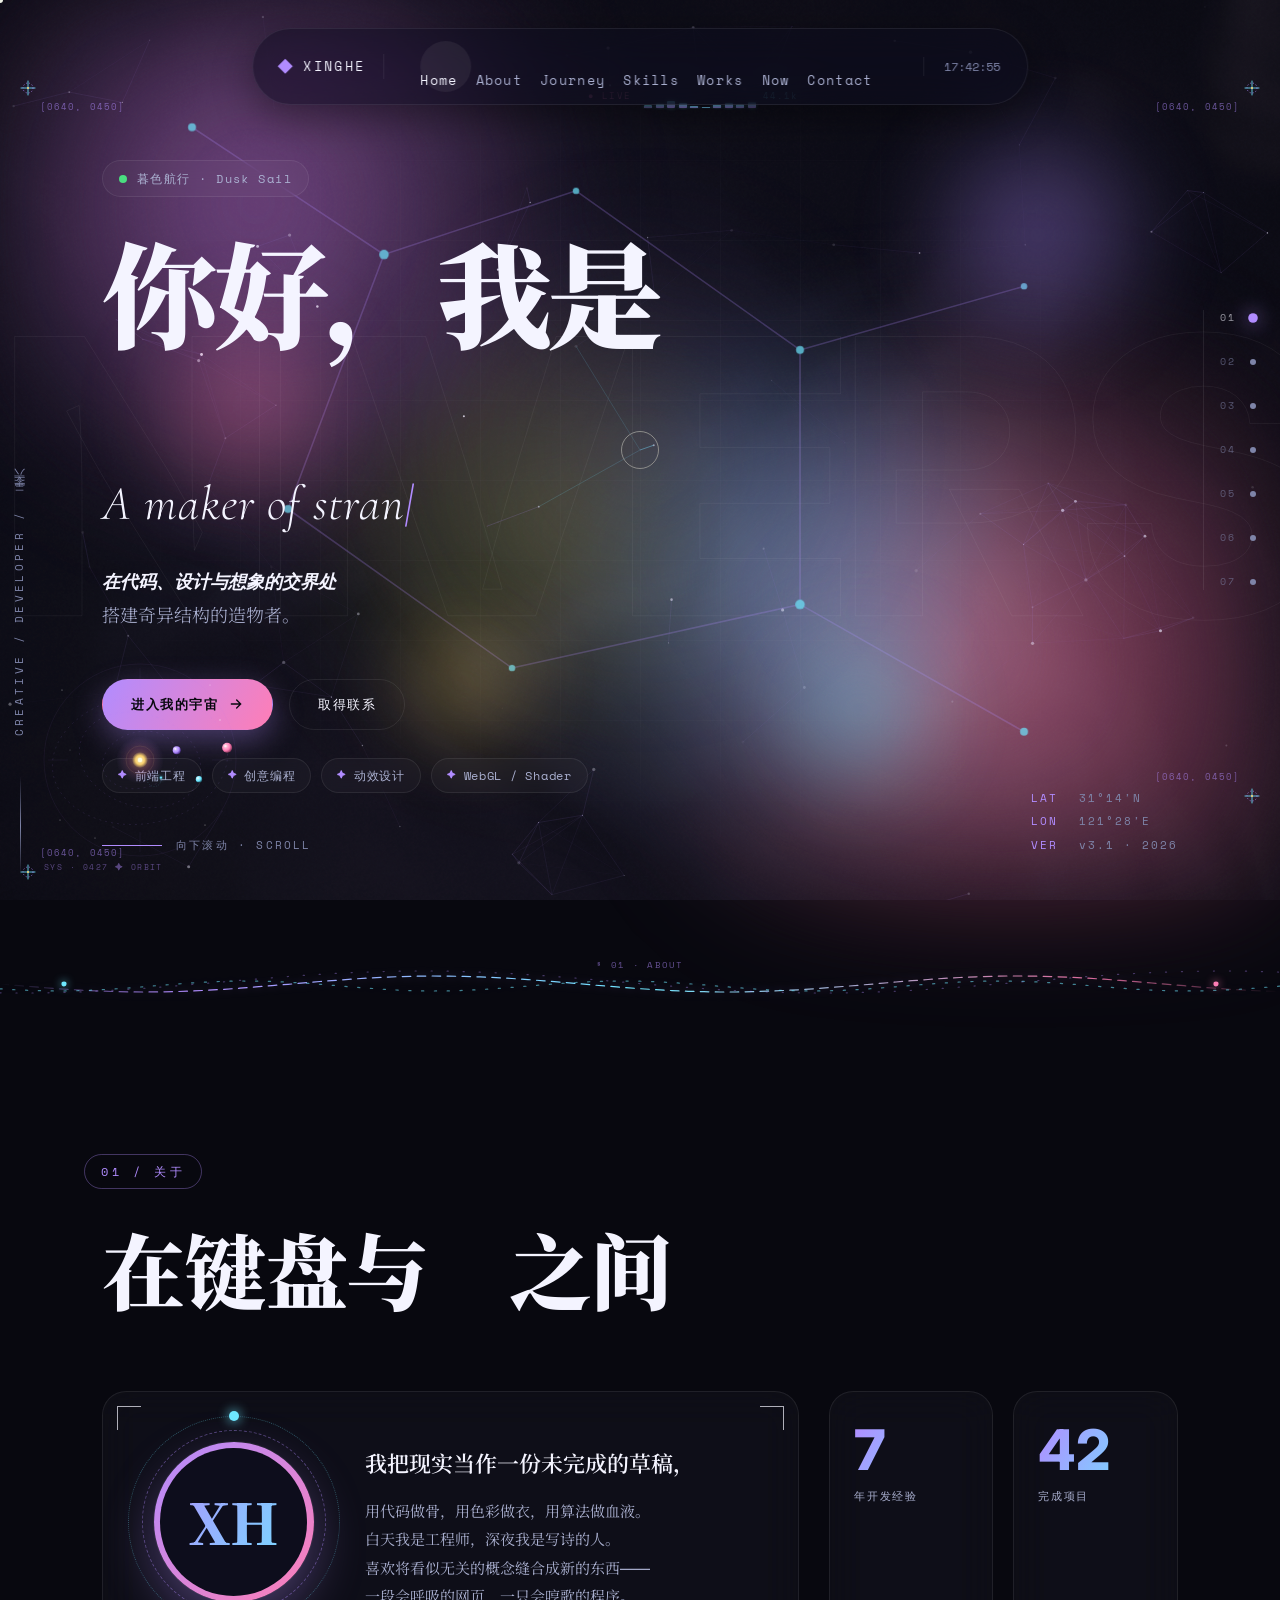
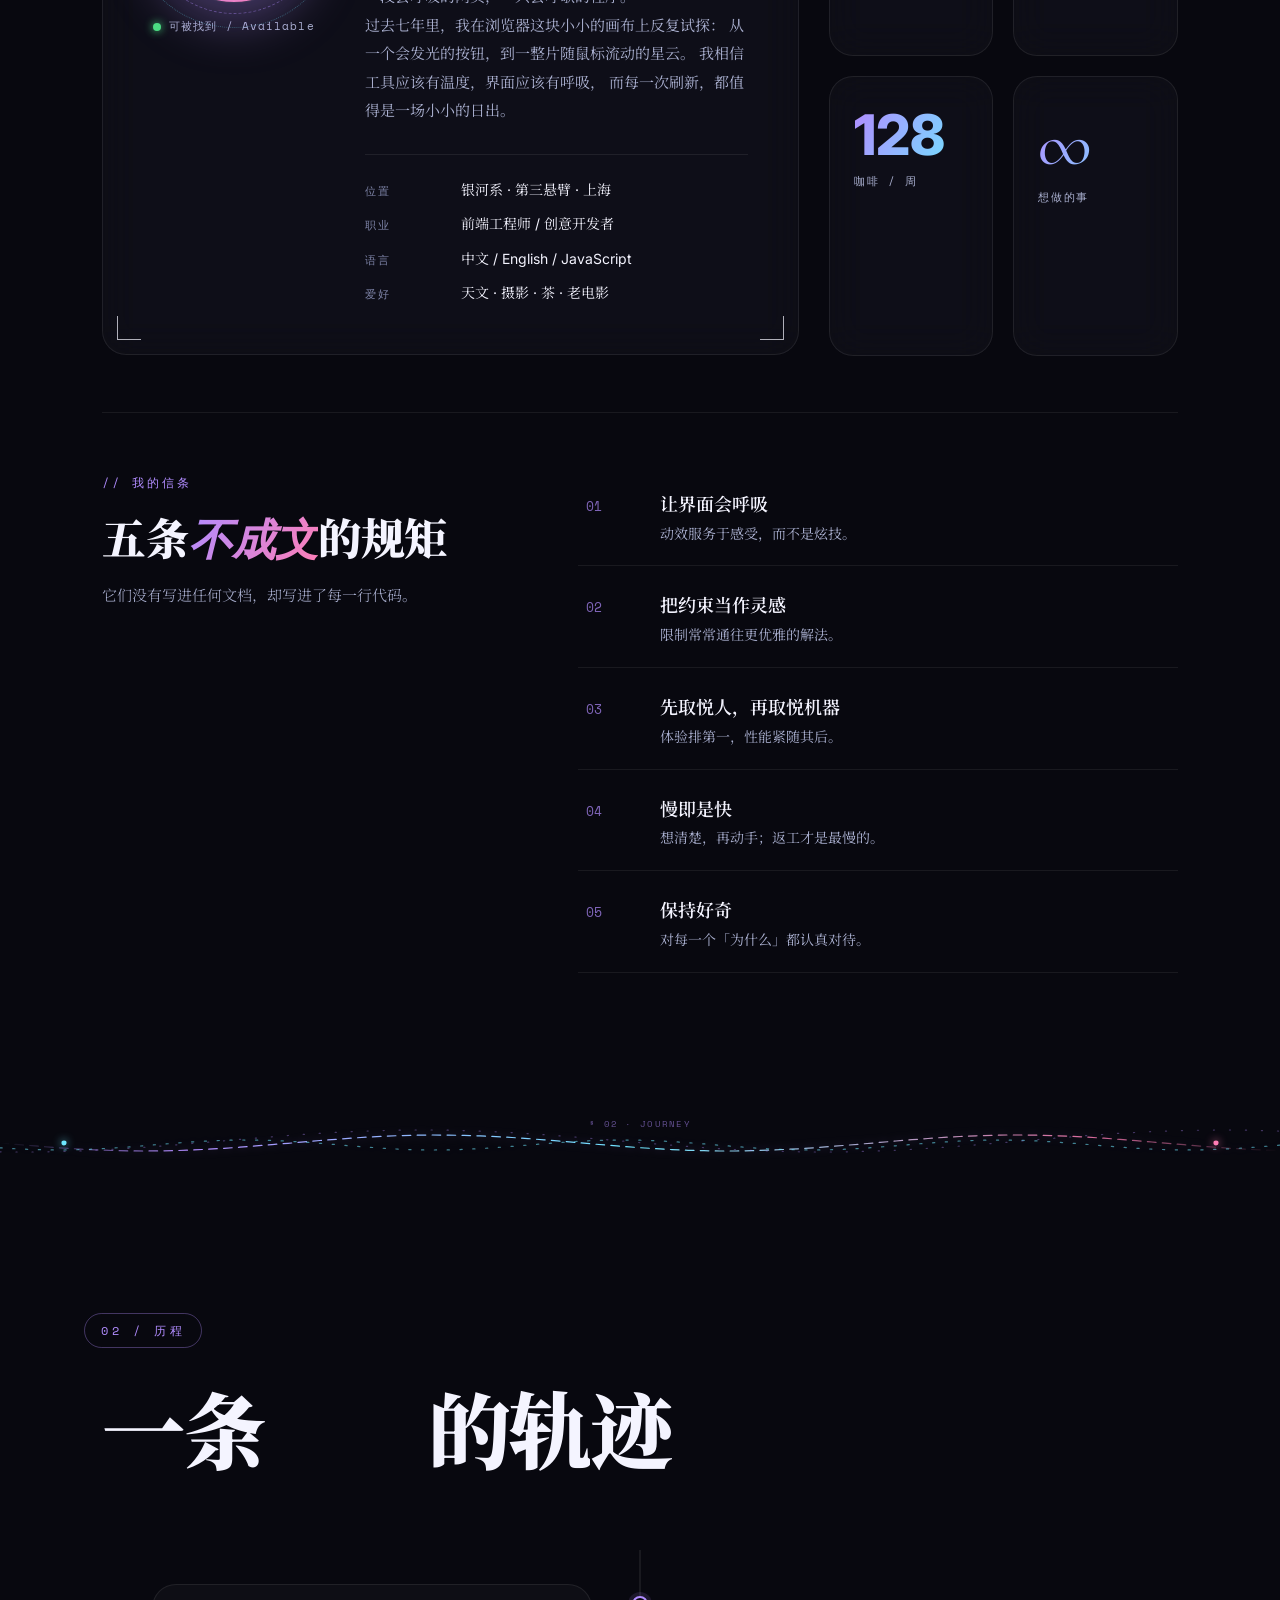
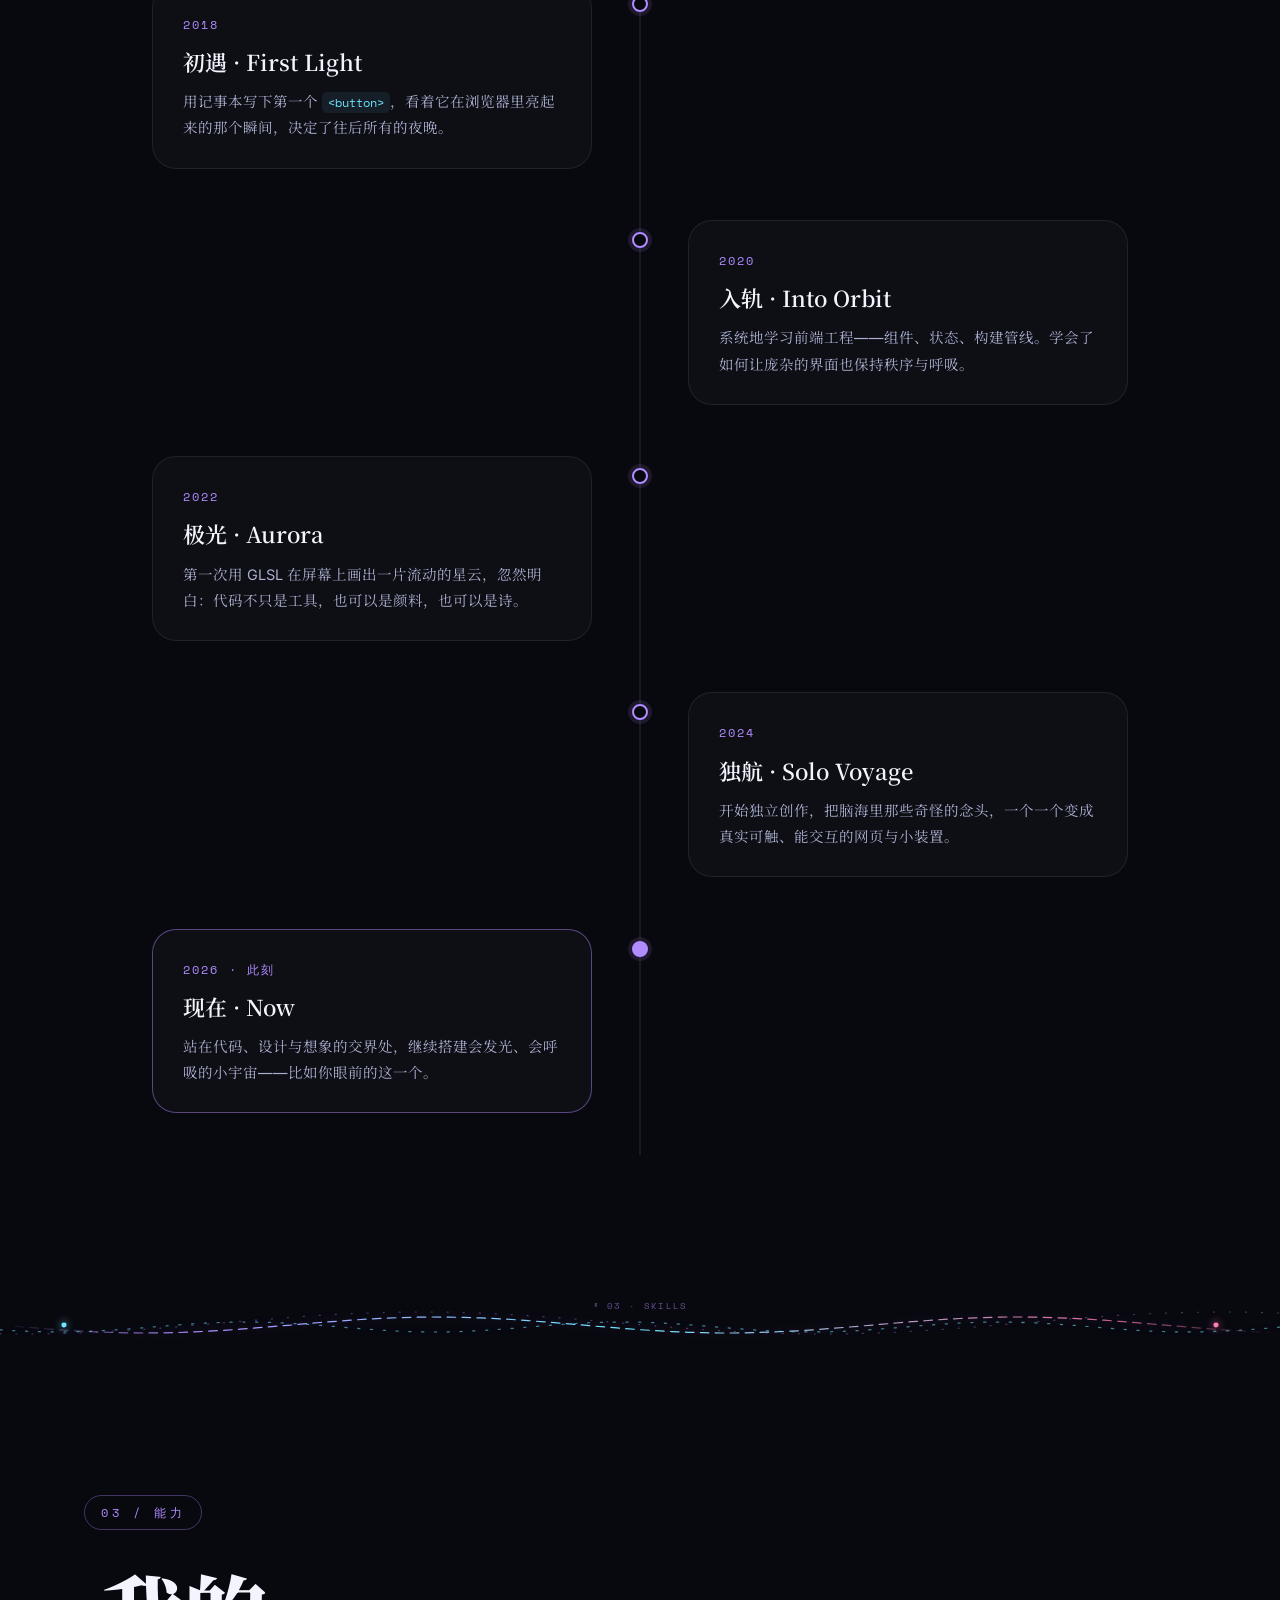
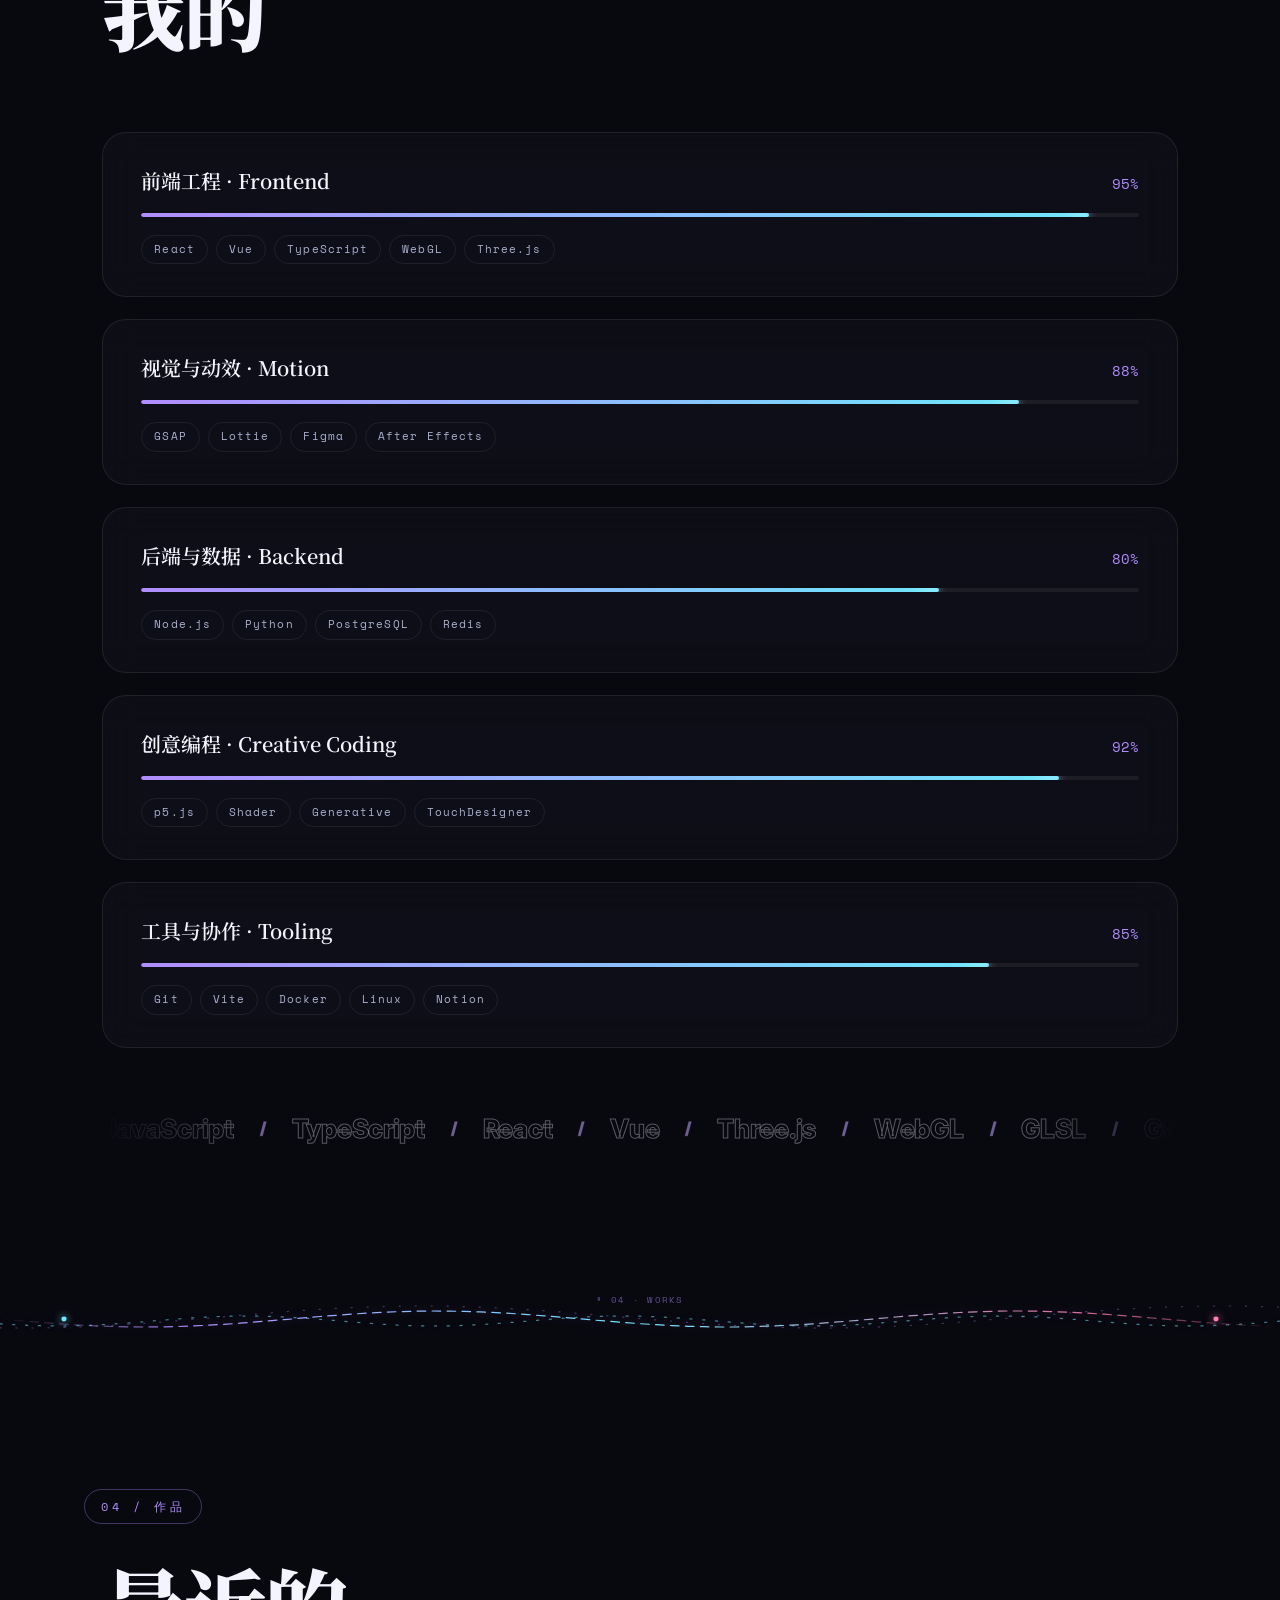
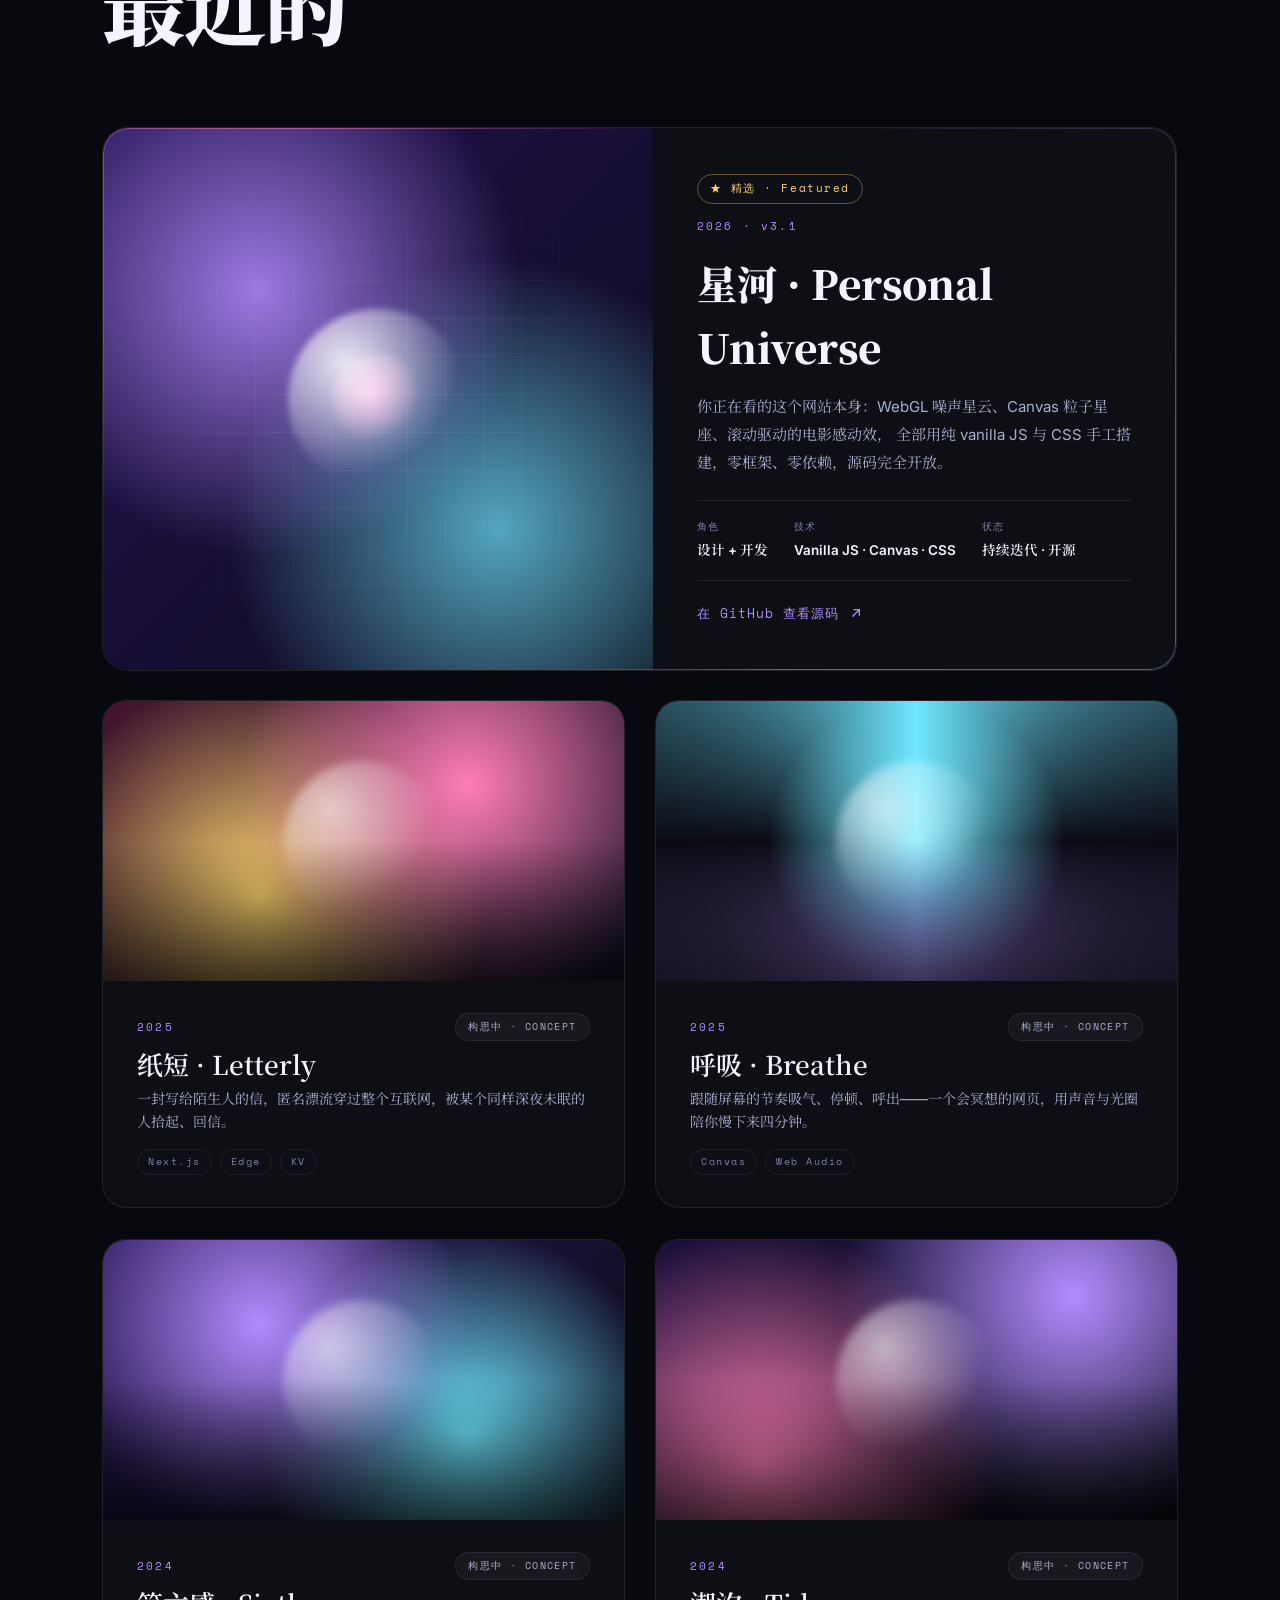
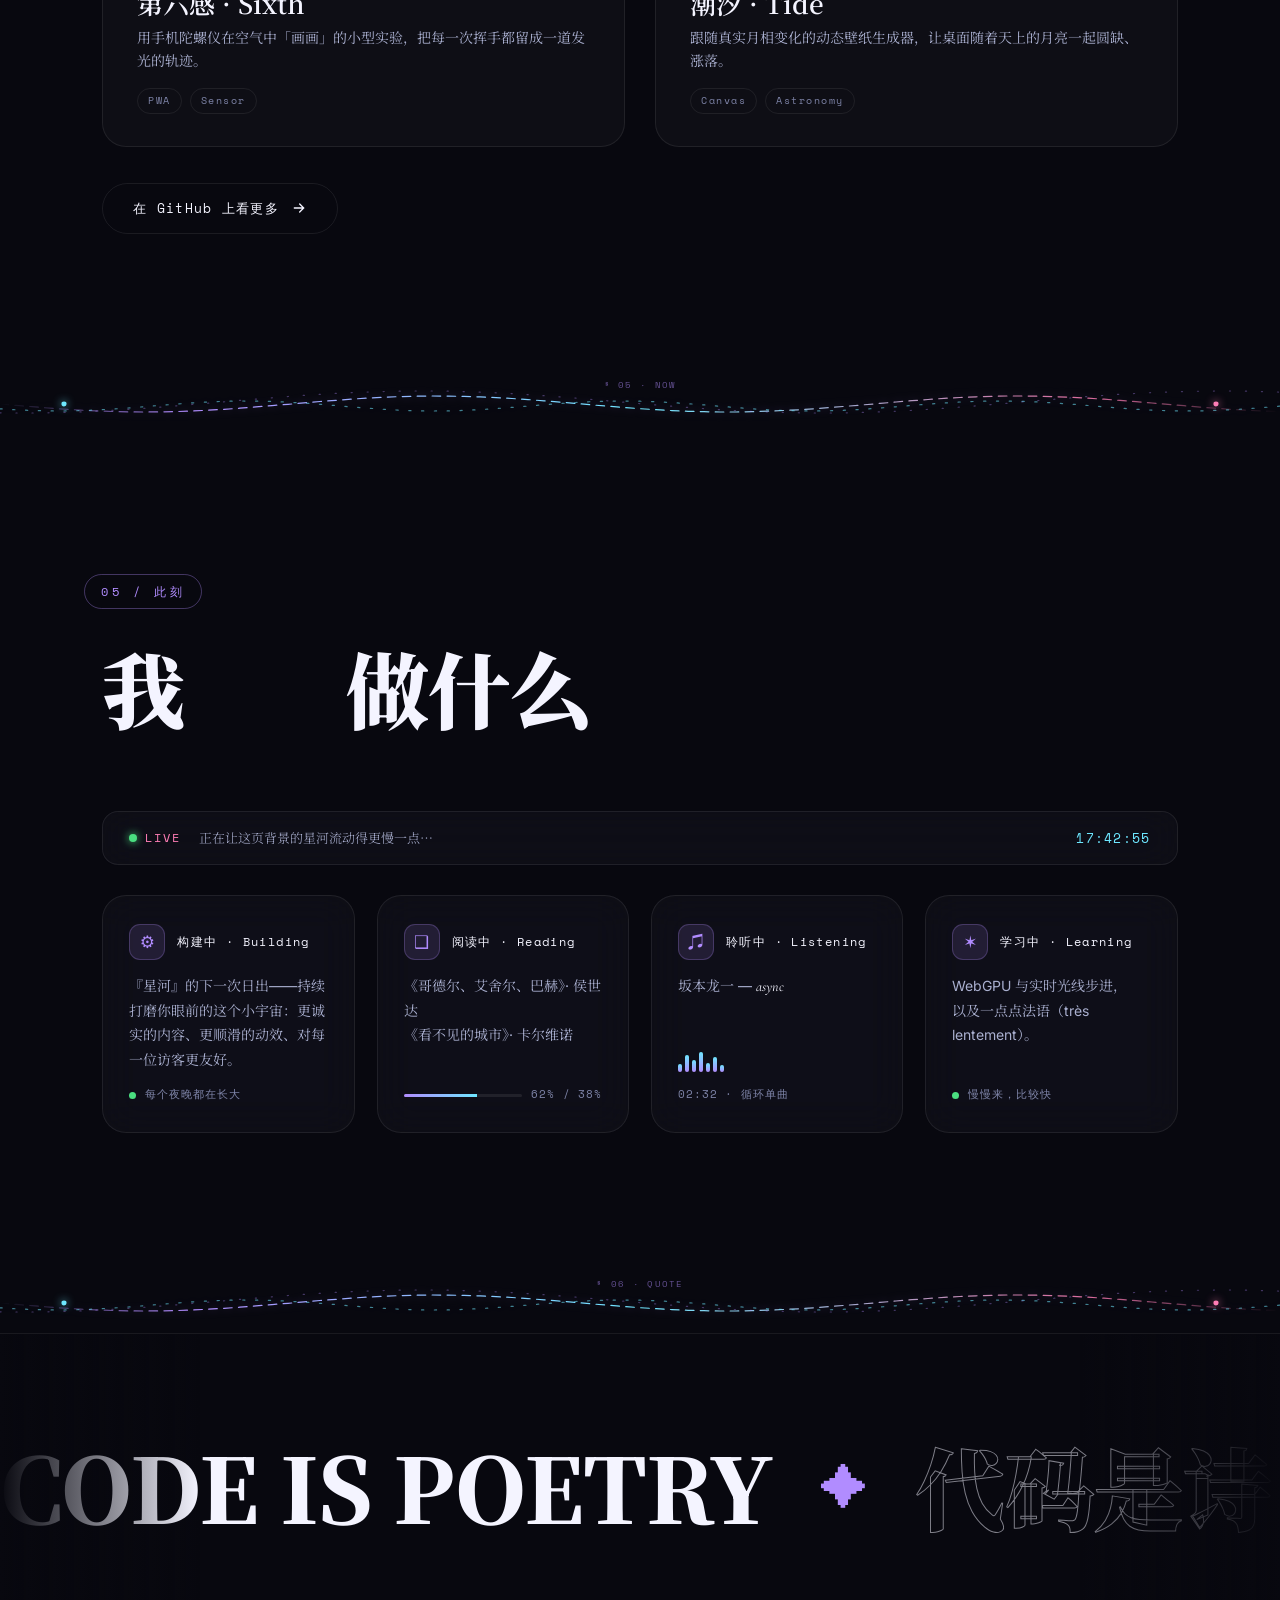
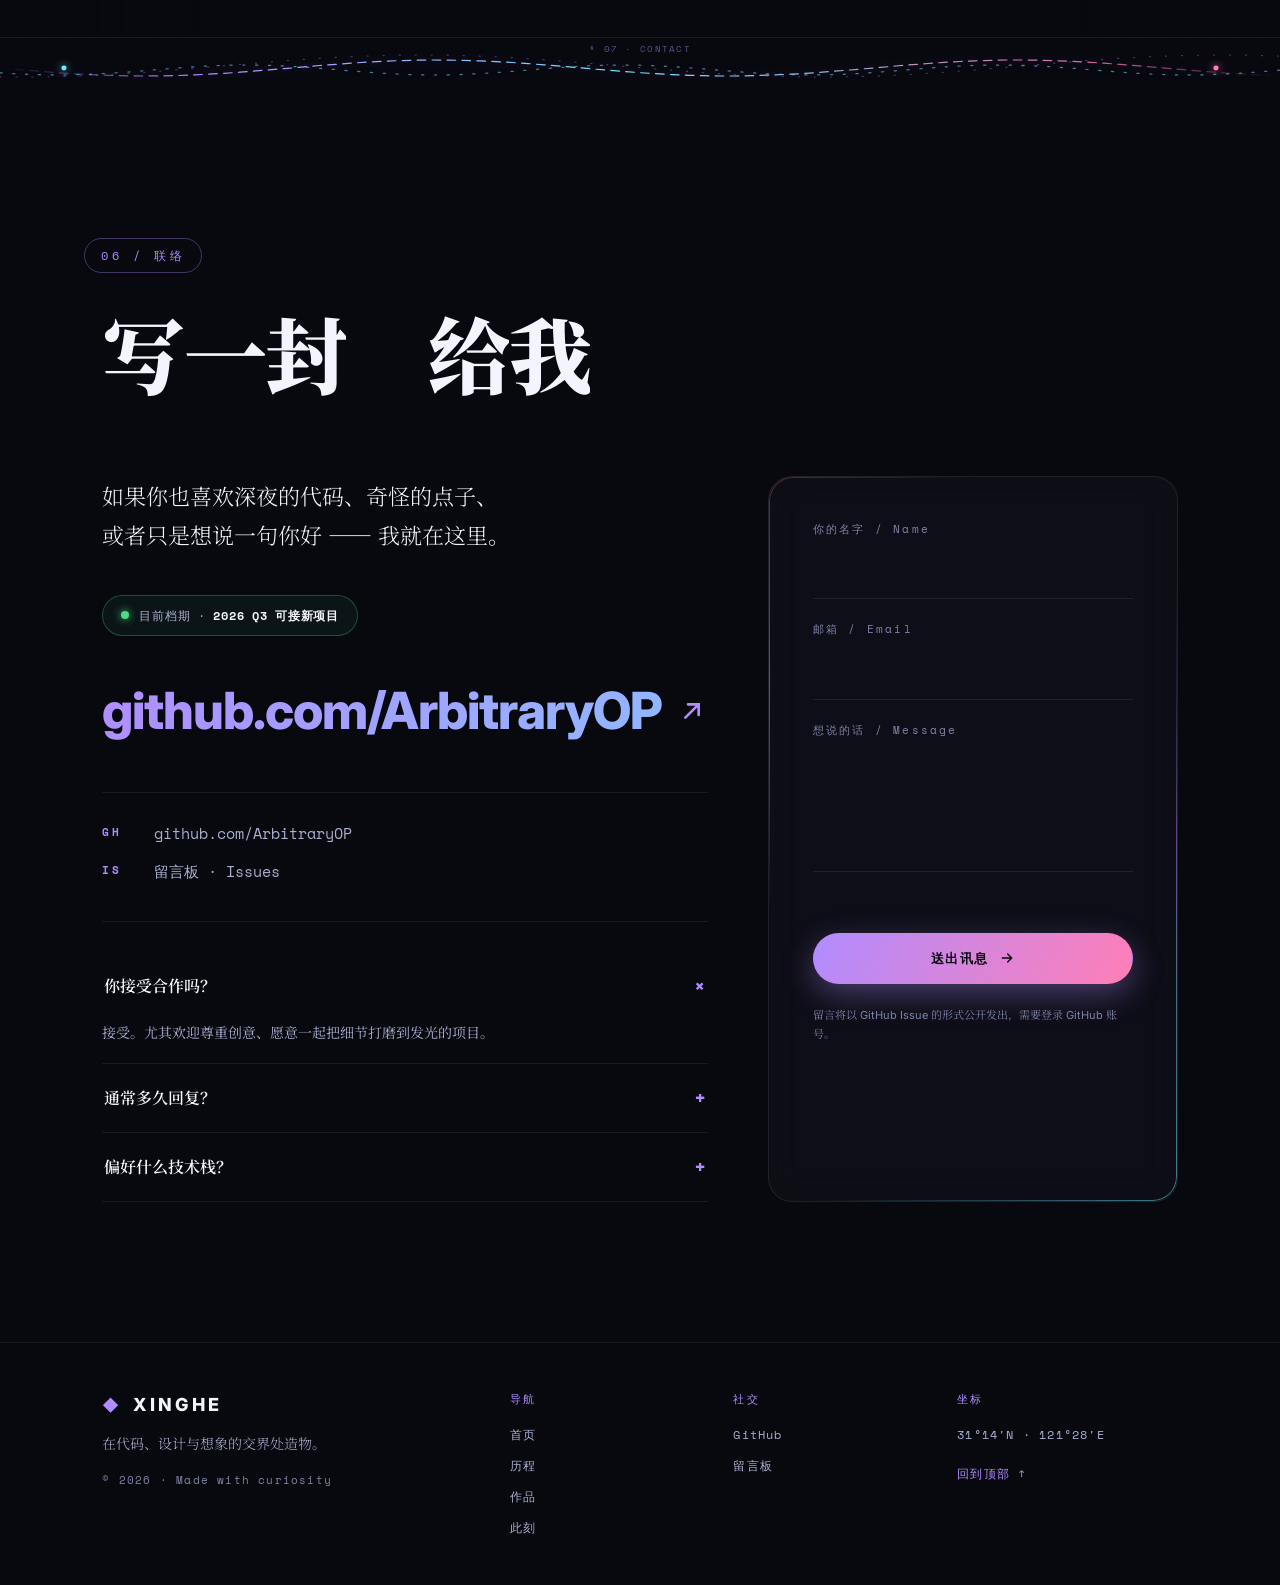
<file: index.html>
<!DOCTYPE html>
<html lang="zh-CN">
<head>
  <meta charset="UTF-8" />
  <meta name="viewport" content="width=device-width, initial-scale=1.0" />
  <title>星河 · Personal Universe</title>
  <meta name="description" content="星河的个人宇宙 —— 在代码、设计与想象的交界处，搭建奇异结构的造物者。WebGL 星云、粒子星座与滚动电影感，纯 vanilla 打造的暗色宇宙主页。" />
  <link rel="canonical" href="https://arbitraryop.github.io/xinghe/" />
  <meta property="og:title" content="星河 · Personal Universe" />
  <meta property="og:description" content="在代码、设计与想象的交界处，搭建奇异结构的造物者。" />
  <meta property="og:url" content="https://arbitraryop.github.io/xinghe/" />
  <meta property="og:type" content="website" />
  <meta property="og:site_name" content="星河 · Personal Universe" />
  <meta name="twitter:card" content="summary" />
  <meta name="theme-color" content="#08080f" />
  <link rel="icon" href="favicon.ico" sizes="32x32" />
  <link rel="icon" type="image/svg+xml" href="favicon.svg" />
  <link rel="stylesheet" href="styles.css" />
  <noscript>
    <style>
      /* 无 JS 时揭幕 + 还原系统光标，保证内容可读可导航 */
      .loader { display: none; }
      html, body, a, button, input, textarea { cursor: auto; }
      .cursor-dot, .cursor-ring, .mouse-glow { display: none; }
    </style>
  </noscript>
  <link rel="stylesheet" href="fx-scroll.css" />
  <link rel="stylesheet" href="fx-extra.css" />
  <link href="https://fonts.googleapis.com/css2?family=Inter:wght@200;300;400;600;800;900&family=Noto+Serif+SC:wght@200;300;600;900&family=Space+Mono&family=Cormorant+Garamond:ital,wght@1,300;1,600&display=swap" rel="stylesheet" />
</head>
<body>

  <!-- ========== 无障碍跳转 ========== -->
  <a class="skip-link" href="#smoothMain">跳到主内容 · Skip to content</a>

  <!-- ========== 开场加载 ========== -->
  <div class="loader" id="loader" aria-hidden="true">
    <div class="loader-curtain top"></div>
    <div class="loader-curtain bottom"></div>
    <div class="loader-content">
      <div class="loader-logo">
        <span class="loader-mark">◆</span>
      </div>
      <div class="loader-name" id="loaderName">
        <span data-char="X">X</span><span data-char="I">I</span><span data-char="N">N</span><span data-char="G">G</span><span data-char="H">H</span><span data-char="E">E</span>
      </div>
      <div class="loader-bar"><div class="loader-bar-fill" id="loaderFill"></div></div>
      <div class="loader-percent"><span id="loaderPct">0</span><i>%</i></div>
      <div class="loader-tag">LOADING UNIVERSE · 正在生成宇宙</div>
    </div>
  </div>

  <!-- ========== 自定义光标 ========== -->
  <div class="cursor-dot" id="cursorDot"></div>
  <div class="cursor-ring" id="cursorRing"></div>

  <!-- ========== 极光 + 粒子 ========== -->
  <div class="aurora">
    <div class="aurora-blob a1"></div>
    <div class="aurora-blob a2"></div>
    <div class="aurora-blob a3"></div>
    <div class="aurora-blob a4"></div>
  </div>
  <canvas id="particleCanvas"></canvas>

  <!-- 流星层（fx-extra.js 注入流星） -->
  <div class="meteor-field" id="meteorField" aria-hidden="true"></div>

  <!-- 鼠标光晕 -->
  <div class="mouse-glow" id="mouseGlow"></div>

  <!-- 噪点纹理 -->
  <div class="noise-overlay"></div>

  <!-- 网格基线 -->
  <div class="grid-bg"></div>

  <!-- ========== 导航 ========== -->
  <nav class="nav-bar">
    <div class="nav-logo">
      <span class="logo-mark">◆</span>
      <span class="logo-text" data-scramble>XINGHE</span>
    </div>
    <ul class="nav-links">
      <li><a href="#home"    class="nav-link active" data-scramble>Home</a></li>
      <li><a href="#about"   class="nav-link" data-scramble>About</a></li>
      <li><a href="#journey" class="nav-link" data-scramble>Journey</a></li>
      <li><a href="#skills"  class="nav-link" data-scramble>Skills</a></li>
      <li><a href="#works"   class="nav-link" data-scramble>Works</a></li>
      <li><a href="#now"     class="nav-link" data-scramble>Now</a></li>
      <li><a href="#contact" class="nav-link" data-scramble>Contact</a></li>
    </ul>
    <div class="nav-time" id="navTime">00:00:00</div>
    <button class="nav-toggle" id="navToggle" type="button" aria-label="打开导航" aria-expanded="false" aria-controls="navPanel">
      <span class="nav-toggle-bar"></span>
      <span class="nav-toggle-bar"></span>
      <span class="nav-toggle-bar"></span>
    </button>
  </nav>

  <!-- ========== 移动端导航面板 ========== -->
  <div class="nav-panel" id="navPanel">
    <ul class="nav-panel-links">
      <li><a class="nav-panel-link" href="#home">首页 · Home</a></li>
      <li><a class="nav-panel-link" href="#about">关于 · About</a></li>
      <li><a class="nav-panel-link" href="#journey">历程 · Journey</a></li>
      <li><a class="nav-panel-link" href="#skills">技能 · Skills</a></li>
      <li><a class="nav-panel-link" href="#works">作品 · Works</a></li>
      <li><a class="nav-panel-link" href="#now">此刻 · Now</a></li>
      <li><a class="nav-panel-link" href="#contact">联络 · Contact</a></li>
    </ul>
  </div>

  <!-- ========== 侧边章节指示器 ========== -->
  <aside class="section-indicator" id="sectionIndicator">
    <div class="indi-line"><div class="indi-progress" id="indiProgress"></div></div>
    <ul class="indi-list">
      <li data-target="#home"><button type="button" class="indi-btn" aria-label="跳到 首页 · Home"><span class="indi-num">01</span><span class="indi-name">首页 · Home</span><span class="indi-dot"></span></button></li>
      <li data-target="#about"><button type="button" class="indi-btn" aria-label="跳到 关于 · About"><span class="indi-num">02</span><span class="indi-name">关于 · About</span><span class="indi-dot"></span></button></li>
      <li data-target="#journey"><button type="button" class="indi-btn" aria-label="跳到 历程 · Journey"><span class="indi-num">03</span><span class="indi-name">历程 · Journey</span><span class="indi-dot"></span></button></li>
      <li data-target="#skills"><button type="button" class="indi-btn" aria-label="跳到 技能 · Skills"><span class="indi-num">04</span><span class="indi-name">技能 · Skills</span><span class="indi-dot"></span></button></li>
      <li data-target="#works"><button type="button" class="indi-btn" aria-label="跳到 作品 · Works"><span class="indi-num">05</span><span class="indi-name">作品 · Works</span><span class="indi-dot"></span></button></li>
      <li data-target="#now"><button type="button" class="indi-btn" aria-label="跳到 此刻 · Now"><span class="indi-num">06</span><span class="indi-name">此刻 · Now</span><span class="indi-dot"></span></button></li>
      <li data-target="#contact"><button type="button" class="indi-btn" aria-label="跳到 联络 · Contact"><span class="indi-num">07</span><span class="indi-name">联络 · Contact</span><span class="indi-dot"></span></button></li>
    </ul>
  </aside>

  <!-- ========== 左侧装饰 ========== -->
  <aside class="side-deco side-left">
    <div class="vertical-text">CREATIVE / DEVELOPER / 二零二六</div>
    <div class="side-line"></div>
  </aside>

  <!-- ========== 主内容 ========== -->
  <main id="smoothMain" tabindex="-1">

    <!-- ====== HERO ====== -->
    <section id="home" class="hero">
      <div class="hero-bg-text" aria-hidden="true">UNIVERSE</div>
      <svg class="hero-constellation" viewBox="0 0 800 600" preserveAspectRatio="none">
        <g class="cons-lines">
          <line x1="120" y1="80"  x2="240" y2="160" />
          <line x1="240" y1="160" x2="360" y2="120" />
          <line x1="360" y1="120" x2="500" y2="220" />
          <line x1="500" y1="220" x2="640" y2="180" />
          <line x1="240" y1="160" x2="180" y2="320" />
          <line x1="180" y1="320" x2="320" y2="420" />
          <line x1="320" y1="420" x2="500" y2="380" />
          <line x1="500" y1="380" x2="640" y2="460" />
          <line x1="500" y1="220" x2="500" y2="380" />
        </g>
        <g class="cons-stars">
          <circle cx="120" cy="80"  r="2.5" />
          <circle cx="240" cy="160" r="3" />
          <circle cx="360" cy="120" r="2" />
          <circle cx="500" cy="220" r="2.5" />
          <circle cx="640" cy="180" r="2" />
          <circle cx="180" cy="320" r="2.5" />
          <circle cx="320" cy="420" r="2" />
          <circle cx="500" cy="380" r="3" />
          <circle cx="640" cy="460" r="2.5" />
        </g>
      </svg>

      <div class="hero-content">
        <div class="hero-tag fade-up">
          <span class="dot-pulse"></span>
          <span>在线 · 正在创造</span>
        </div>

        <h1 class="hero-title">
          <span class="line" data-split>你好，我是</span>
          <span class="line gradient-line" data-split>星河</span>
          <span class="line en-line" aria-hidden="true">
            <span class="typing-text" id="typingText"></span><span class="caret">|</span>
          </span>
          <span class="sr-only">Creative Developer · 创意开发者</span>
        </h1>

        <p class="hero-desc fade-up delay-3">
          <em>在代码、设计与想象的交界处</em><br />
          搭建奇异结构的造物者。
        </p>

        <div class="hero-actions fade-up delay-4">
          <a href="#about" class="btn btn-primary magnetic" data-magnetic>
            <span class="btn-text" data-scramble>进入我的宇宙</span>
            <svg viewBox="0 0 24 24" fill="none"><path d="M5 12h14M13 6l6 6-6 6" stroke="currentColor" stroke-width="2" stroke-linecap="round"/></svg>
            <span class="btn-shine"></span>
          </a>
          <a href="#contact" class="btn btn-ghost magnetic" data-magnetic>
            <span class="btn-text" data-scramble>取得联系</span>
          </a>
        </div>

        <!-- 快速标签条 -->
        <div class="hero-chips fade-up delay-4">
          <span class="hero-chip"><i>✦</i> 前端工程</span>
          <span class="hero-chip"><i>✦</i> 创意编程</span>
          <span class="hero-chip"><i>✦</i> 动效设计</span>
          <span class="hero-chip"><i>✦</i> WebGL / Shader</span>
        </div>

        <div class="scroll-hint fade-up delay-5">
          <div class="scroll-bar"><div class="scroll-bar-inner"></div></div>
          <span>向下滚动 · SCROLL</span>
        </div>
      </div>

      <!-- 漂浮装饰 -->
      <div class="floating-shapes">
        <div class="shape shape-1"></div>
        <div class="shape shape-2"></div>
        <div class="shape shape-3"></div>
        <div class="shape shape-4"></div>
      </div>

      <!-- Hero 右下角元数据 -->
      <div class="hero-meta">
        <div class="hero-meta-row"><span>LAT</span><span>31°14′N</span></div>
        <div class="hero-meta-row"><span>LON</span><span>121°28′E</span></div>
        <div class="hero-meta-row"><span>VER</span><span>v3.1 · 2026</span></div>
      </div>
    </section>

    <!-- ====== ABOUT ====== -->
    <section id="about" class="about">
      <div class="section-header">
        <span class="section-num" data-scramble>01 / 关于</span>
        <h2 class="section-title" data-split-words>
          在键盘与<em>诗</em>之间
        </h2>
      </div>

      <div class="about-grid">
        <div class="about-card glass tilt-card spotlight">
          <div class="card-corner tl"></div>
          <div class="card-corner tr"></div>
          <div class="card-corner bl"></div>
          <div class="card-corner br"></div>

          <div class="avatar-wrap">
            <div class="avatar">
              <div class="avatar-inner">XH</div>
              <div class="avatar-ring"></div>
              <div class="avatar-ring r2"></div>
              <div class="avatar-orbit">
                <span class="orbit-dot"></span>
              </div>
            </div>
            <div class="avatar-status">
              <span class="status-dot"></span>
              <span>可被找到 / Available</span>
            </div>
          </div>

          <div class="about-text">
            <p class="lead">我把现实当作一份未完成的草稿，</p>
            <p>用代码做骨，用色彩做衣，用算法做血液。<br />
            白天我是工程师，深夜我是写诗的人。<br />
            喜欢将看似无关的概念缝合成新的东西——<br />
            一段会呼吸的网页，一只会哼歌的程序。</p>
            <p>过去七年里，我在浏览器这块小小的画布上反复试探：
            从一个会发光的按钮，到一整片随鼠标流动的星云。
            我相信工具应该有温度，界面应该有呼吸，
            而每一次刷新，都值得是一场小小的日出。</p>

            <div class="meta-list">
              <div class="meta-row"><span class="meta-key">位置</span><span class="meta-val">银河系 · 第三悬臂 · 上海</span></div>
              <div class="meta-row"><span class="meta-key">职业</span><span class="meta-val">前端工程师 / 创意开发者</span></div>
              <div class="meta-row"><span class="meta-key">语言</span><span class="meta-val">中文 / English / JavaScript</span></div>
              <div class="meta-row"><span class="meta-key">爱好</span><span class="meta-val">天文 · 摄影 · 茶 · 老电影</span></div>
            </div>
          </div>
        </div>

        <div class="about-side">
          <div class="stat-card glass spotlight" data-reveal="scale" style="--i:0">
            <div class="stat-num" data-target="7">0</div>
            <div class="stat-label">年开发经验</div>
          </div>
          <div class="stat-card glass spotlight" data-reveal="scale" style="--i:1">
            <div class="stat-num" data-target="42">0</div>
            <div class="stat-label">完成项目</div>
          </div>
          <div class="stat-card glass spotlight" data-reveal="scale" style="--i:2">
            <div class="stat-num" data-target="128">0</div>
            <div class="stat-label">咖啡 / 周</div>
          </div>
          <div class="stat-card glass spotlight" data-reveal="scale" style="--i:3">
            <div class="stat-num infinity">∞</div>
            <div class="stat-label">想做的事</div>
          </div>
        </div>
      </div>

      <!-- 信条 / Manifesto -->
      <div class="manifesto">
        <div class="manifesto-aside">
          <span class="manifesto-kicker" data-scramble>// 我的信条</span>
          <h3 class="manifesto-title">五条<em>不成文</em>的规矩</h3>
          <p class="manifesto-sub">它们没有写进任何文档，却写进了每一行代码。</p>
        </div>
        <ol class="manifesto-list">
          <li data-reveal style="--i:0"><span class="m-idx">01</span><div><b>让界面会呼吸</b><span>动效服务于感受，而不是炫技。</span></div></li>
          <li data-reveal style="--i:1"><span class="m-idx">02</span><div><b>把约束当作灵感</b><span>限制常常通往更优雅的解法。</span></div></li>
          <li data-reveal style="--i:2"><span class="m-idx">03</span><div><b>先取悦人，再取悦机器</b><span>体验排第一，性能紧随其后。</span></div></li>
          <li data-reveal style="--i:3"><span class="m-idx">04</span><div><b>慢即是快</b><span>想清楚，再动手；返工才是最慢的。</span></div></li>
          <li data-reveal style="--i:4"><span class="m-idx">05</span><div><b>保持好奇</b><span>对每一个「为什么」都认真对待。</span></div></li>
        </ol>
      </div>
    </section>

    <!-- ====== JOURNEY · 历程 ====== -->
    <section id="journey" class="journey">
      <div class="section-header">
        <span class="section-num" data-scramble>02 / 历程</span>
        <h2 class="section-title" data-split-words>
          一条<em>发光</em>的轨迹
        </h2>
      </div>

      <div class="timeline" id="timeline">
        <div class="tl-line"><div class="tl-line-fill" id="tlFill"></div></div>

        <div class="tl-item" data-reveal="left">
          <div class="tl-node"></div>
          <div class="tl-card glass spotlight">
            <span class="tl-year">2018</span>
            <h3>初遇 · First Light</h3>
            <p>用记事本写下第一个 <code>&lt;button&gt;</code>，看着它在浏览器里亮起来的那个瞬间，决定了往后所有的夜晚。</p>
          </div>
        </div>

        <div class="tl-item" data-reveal="right">
          <div class="tl-node"></div>
          <div class="tl-card glass spotlight">
            <span class="tl-year">2020</span>
            <h3>入轨 · Into Orbit</h3>
            <p>系统地学习前端工程——组件、状态、构建管线。学会了如何让庞杂的界面也保持秩序与呼吸。</p>
          </div>
        </div>

        <div class="tl-item" data-reveal="left">
          <div class="tl-node"></div>
          <div class="tl-card glass spotlight">
            <span class="tl-year">2022</span>
            <h3>极光 · Aurora</h3>
            <p>第一次用 GLSL 在屏幕上画出一片流动的星云，忽然明白：代码不只是工具，也可以是颜料，也可以是诗。</p>
          </div>
        </div>

        <div class="tl-item" data-reveal="right">
          <div class="tl-node"></div>
          <div class="tl-card glass spotlight">
            <span class="tl-year">2024</span>
            <h3>独航 · Solo Voyage</h3>
            <p>开始独立创作，把脑海里那些奇怪的念头，一个一个变成真实可触、能交互的网页与小装置。</p>
          </div>
        </div>

        <div class="tl-item" data-reveal="left">
          <div class="tl-node now"></div>
          <div class="tl-card glass spotlight is-now">
            <span class="tl-year">2026 · 此刻</span>
            <h3>现在 · Now</h3>
            <p>站在代码、设计与想象的交界处，继续搭建会发光、会呼吸的小宇宙——比如你眼前的这一个。</p>
          </div>
        </div>
      </div>
    </section>

    <!-- ====== SKILLS ====== -->
    <section id="skills" class="skills">
      <div class="section-header">
        <span class="section-num" data-scramble>03 / 能力</span>
        <h2 class="section-title" data-split-words>
          我的<em>工具箱</em>
        </h2>
      </div>

      <div class="skills-wrap">
        <div class="skill-row glass spotlight" data-reveal style="--i:0">
          <div class="skill-head">
            <span class="skill-name">前端工程 · Frontend</span>
            <span class="skill-percent" data-target="95">0%</span>
          </div>
          <div class="skill-bar"><div class="skill-fill" data-width="95"></div></div>
          <div class="skill-tags">
            <span data-scramble>React</span><span data-scramble>Vue</span><span data-scramble>TypeScript</span><span data-scramble>WebGL</span><span data-scramble>Three.js</span>
          </div>
        </div>

        <div class="skill-row glass spotlight" data-reveal style="--i:1">
          <div class="skill-head">
            <span class="skill-name">视觉与动效 · Motion</span>
            <span class="skill-percent" data-target="88">0%</span>
          </div>
          <div class="skill-bar"><div class="skill-fill" data-width="88"></div></div>
          <div class="skill-tags">
            <span data-scramble>GSAP</span><span data-scramble>Lottie</span><span data-scramble>Figma</span><span data-scramble>After Effects</span>
          </div>
        </div>

        <div class="skill-row glass spotlight" data-reveal style="--i:2">
          <div class="skill-head">
            <span class="skill-name">后端与数据 · Backend</span>
            <span class="skill-percent" data-target="80">0%</span>
          </div>
          <div class="skill-bar"><div class="skill-fill" data-width="80"></div></div>
          <div class="skill-tags">
            <span data-scramble>Node.js</span><span data-scramble>Python</span><span data-scramble>PostgreSQL</span><span data-scramble>Redis</span>
          </div>
        </div>

        <div class="skill-row glass spotlight" data-reveal style="--i:3">
          <div class="skill-head">
            <span class="skill-name">创意编程 · Creative Coding</span>
            <span class="skill-percent" data-target="92">0%</span>
          </div>
          <div class="skill-bar"><div class="skill-fill" data-width="92"></div></div>
          <div class="skill-tags">
            <span data-scramble>p5.js</span><span data-scramble>Shader</span><span data-scramble>Generative</span><span data-scramble>TouchDesigner</span>
          </div>
        </div>

        <div class="skill-row glass spotlight" data-reveal style="--i:4">
          <div class="skill-head">
            <span class="skill-name">工具与协作 · Tooling</span>
            <span class="skill-percent" data-target="85">0%</span>
          </div>
          <div class="skill-bar"><div class="skill-fill" data-width="85"></div></div>
          <div class="skill-tags">
            <span data-scramble>Git</span><span data-scramble>Vite</span><span data-scramble>Docker</span><span data-scramble>Linux</span><span data-scramble>Notion</span>
          </div>
        </div>
      </div>

      <!-- 科技跑马灯 -->
      <div class="tech-marquee">
        <div class="tech-track">
          <span class="track-half"><span>JavaScript</span><i>/</i><span>TypeScript</span><i>/</i><span>React</span><i>/</i><span>Vue</span><i>/</i><span>Three.js</span><i>/</i><span>WebGL</span><i>/</i><span>GLSL</span><i>/</i><span>GSAP</span><i>/</i><span>Node.js</span><i>/</i><span>Python</span><i>/</i><span>Canvas</span><i>/</i><span>Figma</span><i>/</i></span>
          <span class="track-half" aria-hidden="true"><span>JavaScript</span><i>/</i><span>TypeScript</span><i>/</i><span>React</span><i>/</i><span>Vue</span><i>/</i><span>Three.js</span><i>/</i><span>WebGL</span><i>/</i><span>GLSL</span><i>/</i><span>GSAP</span><i>/</i><span>Node.js</span><i>/</i><span>Python</span><i>/</i><span>Canvas</span><i>/</i><span>Figma</span><i>/</i></span>
        </div>
      </div>
    </section>

    <!-- ====== WORKS ====== -->
    <section id="works" class="works">
      <div class="section-header">
        <span class="section-num" data-scramble>04 / 作品</span>
        <h2 class="section-title" data-split-words>
          最近的<em>造物</em>
        </h2>
      </div>

      <!-- 精选大卡 -->
      <a href="https://github.com/ArbitraryOP/xinghe" target="_blank" rel="noopener" class="work-featured tilt-card spotlight" data-reveal="scale">
        <div class="wf-visual">
          <div class="wf-orb"></div>
          <div class="wf-orb o2"></div>
          <div class="wf-grid"></div>
        </div>
        <div class="wf-info">
          <span class="wf-badge">★ 精选 · Featured</span>
          <span class="work-year">2026 · v3.1</span>
          <h3 data-scramble>星河 · Personal Universe</h3>
          <p>你正在看的这个网站本身：WebGL 噪声星云、Canvas 粒子星座、滚动驱动的电影感动效，
          全部用纯 vanilla JS 与 CSS 手工搭建，零框架、零依赖，源码完全开放。</p>
          <div class="wf-meta">
            <div><span>角色</span><b>设计 + 开发</b></div>
            <div><span>技术</span><b>Vanilla JS · Canvas · CSS</b></div>
            <div><span>状态</span><b>持续迭代 · 开源</b></div>
          </div>
          <span class="wf-cta">在 GitHub 查看源码 <svg viewBox="0 0 24 24" fill="none"><path d="M7 17L17 7M9 7h8v8" stroke="currentColor" stroke-width="2" stroke-linecap="round"/></svg></span>
        </div>
      </a>

      <div class="works-grid">
        <div role="group" class="work-card tilt-card spotlight is-wip">
          <div class="work-visual w2">
            <div class="work-glow"></div>
            <div class="work-orb"></div>
          </div>
          <div class="work-info">
            <span class="work-year">2025</span>
            <h3 data-scramble>纸短 · Letterly</h3>
            <p>一封写给陌生人的信，匿名漂流穿过整个互联网，被某个同样深夜未眠的人拾起、回信。</p>
            <div class="work-tags"><span>Next.js</span><span>Edge</span><span>KV</span></div>
            <span class="work-badge">构思中 · CONCEPT</span>
          </div>
        </div>

        <div role="group" class="work-card tilt-card spotlight is-wip">
          <div class="work-visual w3">
            <div class="work-glow"></div>
            <div class="work-orb"></div>
          </div>
          <div class="work-info">
            <span class="work-year">2025</span>
            <h3 data-scramble>呼吸 · Breathe</h3>
            <p>跟随屏幕的节奏吸气、停顿、呼出——一个会冥想的网页，用声音与光圈陪你慢下来四分钟。</p>
            <div class="work-tags"><span>Canvas</span><span>Web Audio</span></div>
            <span class="work-badge">构思中 · CONCEPT</span>
          </div>
        </div>

        <div role="group" class="work-card tilt-card spotlight is-wip">
          <div class="work-visual w1">
            <div class="work-glow"></div>
            <div class="work-orb"></div>
          </div>
          <div class="work-info">
            <span class="work-year">2024</span>
            <h3 data-scramble>第六感 · Sixth</h3>
            <p>用手机陀螺仪在空气中「画画」的小型实验，把每一次挥手都留成一道发光的轨迹。</p>
            <div class="work-tags"><span>PWA</span><span>Sensor</span></div>
            <span class="work-badge">构思中 · CONCEPT</span>
          </div>
        </div>

        <div role="group" class="work-card tilt-card spotlight is-wip">
          <div class="work-visual w4">
            <div class="work-glow"></div>
            <div class="work-orb"></div>
          </div>
          <div class="work-info">
            <span class="work-year">2024</span>
            <h3 data-scramble>潮汐 · Tide</h3>
            <p>跟随真实月相变化的动态壁纸生成器，让桌面随着天上的月亮一起圆缺、涨落。</p>
            <div class="work-tags"><span>Canvas</span><span>Astronomy</span></div>
            <span class="work-badge">构思中 · CONCEPT</span>
          </div>
        </div>
      </div>

      <a href="https://github.com/ArbitraryOP" target="_blank" rel="noopener" class="works-more magnetic" data-magnetic>
        <span data-scramble>在 GitHub 上看更多</span>
        <svg viewBox="0 0 24 24" fill="none"><path d="M5 12h14M13 6l6 6-6 6" stroke="currentColor" stroke-width="2" stroke-linecap="round"/></svg>
      </a>
    </section>

    <!-- ====== NOW · 此刻 ====== -->
    <section id="now" class="now">
      <div class="section-header">
        <span class="section-num" data-scramble>05 / 此刻</span>
        <h2 class="section-title" data-split-words>
          我<em>正在</em>做什么
        </h2>
      </div>

      <div class="now-bar glass">
        <span class="now-live"><span class="status-dot"></span> LIVE</span>
        <span class="now-status" id="nowStatus">正在把一段噪声函数调成星云的样子…</span>
        <span class="now-clock" id="nowClock">--:--:--</span>
      </div>

      <div class="now-grid">
        <div class="now-card glass spotlight" data-reveal="scale" style="--i:0">
          <div class="now-head"><span class="now-ico">⚙</span><span class="now-tag">构建中 · Building</span></div>
          <p>『星河』的下一次日出——持续打磨你眼前的这个小宇宙：更诚实的内容、更顺滑的动效、对每一位访客更友好。</p>
          <div class="now-foot"><span class="dot-pulse sm"></span> 每个夜晚都在长大</div>
        </div>

        <div class="now-card glass spotlight" data-reveal="scale" style="--i:1">
          <div class="now-head"><span class="now-ico">❑</span><span class="now-tag">阅读中 · Reading</span></div>
          <p>《哥德尔、艾舍尔、巴赫》· 侯世达<br />《看不见的城市》· 卡尔维诺</p>
          <div class="now-foot"><span class="now-progress"><i style="--p:62%"></i></span> 62% / 38%</div>
        </div>

        <div class="now-card glass spotlight" data-reveal="scale" style="--i:2">
          <div class="now-head"><span class="now-ico">♫</span><span class="now-tag">聆听中 · Listening</span></div>
          <p>坂本龙一 — <em>async</em></p>
          <div class="now-eq" aria-hidden="true"><i></i><i></i><i></i><i></i><i></i><i></i><i></i></div>
          <div class="now-foot" id="nowTrack">02:14 · 循环单曲</div>
        </div>

        <div class="now-card glass spotlight" data-reveal="scale" style="--i:3">
          <div class="now-head"><span class="now-ico">✶</span><span class="now-tag">学习中 · Learning</span></div>
          <p>WebGPU 与实时光线步进，<br />以及一点点法语（très lentement）。</p>
          <div class="now-foot"><span class="dot-pulse sm"></span> 慢慢来，比较快</div>
        </div>
      </div>
    </section>

    <!-- ====== 跑马灯 ====== -->
    <section class="quote" aria-hidden="true">
      <div class="quote-track">
        <span>CODE IS POETRY</span><span class="dot">✦</span>
        <span>代码是诗</span><span class="dot">✦</span>
        <span>BUILD &amp; BREAK</span><span class="dot">✦</span>
        <span>造物 与 破坏</span><span class="dot">✦</span>
        <span>STAY CURIOUS</span><span class="dot">✦</span>
        <span>保持好奇</span><span class="dot">✦</span>
        <span>CODE IS POETRY</span><span class="dot">✦</span>
        <span>代码是诗</span><span class="dot">✦</span>
        <span>BUILD &amp; BREAK</span><span class="dot">✦</span>
        <span>造物 与 破坏</span><span class="dot">✦</span>
        <span>STAY CURIOUS</span><span class="dot">✦</span>
        <span>保持好奇</span><span class="dot">✦</span>
      </div>
    </section>

    <!-- ====== CONTACT ====== -->
    <section id="contact" class="contact">
      <div class="section-header">
        <span class="section-num" data-scramble>06 / 联络</span>
        <h2 class="section-title" data-split-words>
          写一封<em>信</em>给我
        </h2>
      </div>

      <div class="contact-grid">
        <div class="contact-info" data-reveal="left">
          <p class="contact-lead">
            如果你也喜欢深夜的代码、奇怪的点子、<br />
            或者只是想说一句你好 —— 我就在这里。
          </p>

          <div class="avail-badge">
            <span class="status-dot"></span>
            <span>目前档期 · <b>2026 Q3 可接新项目</b></span>
          </div>

          <a href="https://github.com/ArbitraryOP" target="_blank" rel="noopener" class="big-mail magnetic" data-magnetic>
            <span class="big-mail-en">github.com/ArbitraryOP</span>
            <svg viewBox="0 0 24 24" fill="none"><path d="M7 17L17 7M9 7h8v8" stroke="currentColor" stroke-width="2" stroke-linecap="round"/></svg>
          </a>

          <div class="contact-channels">
            <div><span>GH</span><a href="https://github.com/ArbitraryOP" target="_blank" rel="noopener" data-scramble>github.com/ArbitraryOP</a></div>
            <div><span>IS</span><a href="https://github.com/ArbitraryOP/xinghe/issues" target="_blank" rel="noopener" data-scramble>留言板 · Issues</a></div>
          </div>

          <!-- 常见问答 -->
          <div class="faq">
            <div class="faq-item">
              <button class="faq-q" type="button">你接受合作吗？<span class="faq-mark">+</span></button>
              <div class="faq-a"><p>接受。尤其欢迎尊重创意、愿意一起把细节打磨到发光的项目。</p></div>
            </div>
            <div class="faq-item">
              <button class="faq-q" type="button">通常多久回复？<span class="faq-mark">+</span></button>
              <div class="faq-a"><p>一般 24 小时内。如果是深夜发来的奇怪点子，回复可能会更快一些。</p></div>
            </div>
            <div class="faq-item">
              <button class="faq-q" type="button">偏好什么技术栈？<span class="faq-mark">+</span></button>
              <div class="faq-a"><p>视项目而定，但我偏爱任何能让动效顺滑、让界面有呼吸感的组合。</p></div>
            </div>
          </div>
        </div>

        <form class="contact-form glass" id="contactForm" data-reveal="right">
          <div class="form-field">
            <label for="fName">你的名字 / Name</label>
            <input type="text" id="fName" required />
            <span class="field-bar"></span>
          </div>
          <div class="form-field">
            <label for="fEmail">邮箱 / Email</label>
            <input type="email" id="fEmail" required />
            <span class="field-bar"></span>
          </div>
          <div class="form-field">
            <label for="fMsg">想说的话 / Message</label>
            <textarea id="fMsg" rows="4" required></textarea>
            <span class="field-bar"></span>
          </div>
          <p class="form-status" id="formStatus" role="status" aria-live="polite"></p>
          <button type="submit" class="btn btn-primary btn-block magnetic" data-magnetic>
            <span class="btn-text" data-scramble>送出讯息</span>
            <svg viewBox="0 0 24 24" fill="none"><path d="M5 12h14M13 6l6 6-6 6" stroke="currentColor" stroke-width="2" stroke-linecap="round"/></svg>
            <span class="btn-shine"></span>
          </button>
          <p class="form-note">留言将以 GitHub Issue 的形式公开发出，需要登录 GitHub 账号。</p>
        </form>
      </div>
    </section>

    <!-- ====== 页脚 ====== -->
    <footer class="footer">
      <div class="foot-col foot-brand" data-reveal style="--i:0">
        <div class="foot-logo"><span class="logo-mark">◆</span> XINGHE</div>
        <p>在代码、设计与想象的交界处造物。</p>
        <span class="foot-copy">© <span id="footYear">2026</span> · Made with curiosity</span>
      </div>
      <div class="foot-col" data-reveal style="--i:1">
        <span class="foot-h">导航</span>
        <a href="#home" data-scramble>首页</a>
        <a href="#journey" data-scramble>历程</a>
        <a href="#works" data-scramble>作品</a>
        <a href="#now" data-scramble>此刻</a>
      </div>
      <div class="foot-col" data-reveal style="--i:2">
        <span class="foot-h">社交</span>
        <a href="https://github.com/ArbitraryOP" target="_blank" rel="noopener" data-scramble>GitHub</a>
        <a href="https://github.com/ArbitraryOP/xinghe/issues" target="_blank" rel="noopener" data-scramble>留言板</a>
      </div>
      <div class="foot-col foot-end" data-reveal style="--i:3">
        <span class="foot-h">坐标</span>
        <span class="foot-coord">31°14′N · 121°28′E</span>
        <a href="#home" class="back-top magnetic" data-magnetic data-scramble>回到顶部 ↑</a>
      </div>
    </footer>

  </main>

  <script src="fx-nebula.js"></script>
  <script src="script.js"></script>
  <script src="fx-cursor.js"></script>
  <script src="fx-scroll.js"></script>
  <script src="fx-decor.js"></script>
  <script src="fx-extra.js"></script>
</body>
</html>
</file>
<file: styles.css>
/* ============================================================
   星河 · Personal Universe — Stylesheet v2
   ============================================================ */

* { margin: 0; padding: 0; box-sizing: border-box; }

:root {
  --bg-0: #08080f;
  --bg-1: #0d0d1c;
  --bg-2: #14142a;
  --ink: #f4f4ff;
  --ink-soft: #aab0d0;
  --ink-dim: #7e84a8;
  --accent:   #b18cff;
  --accent-2: #6ee7ff;
  --accent-3: #ff7eb6;
  --accent-4: #ffd56e;
  --line: rgba(255, 255, 255, 0.07);
  --glass-bg: rgba(255, 255, 255, 0.028);
  --glass-bd: rgba(255, 255, 255, 0.08);
  --easing: cubic-bezier(.2, .8, .2, 1);
  --ease-out: cubic-bezier(.16, 1, .3, 1);
}

html, body {
  background: var(--bg-0);
  color: var(--ink);
  font-family: "Inter", "Noto Serif SC", system-ui, sans-serif;
  font-weight: 400;
  line-height: 1.6;
  cursor: none;
}
/* 横向裁剪只放在根元素：若 body 也设 overflow-x:hidden，body 会成为
   滚动容器，后代的 position:sticky 将永远无法钉住 */
html { scroll-behavior: smooth; overflow-x: hidden; }

body {
  min-height: 100vh;
  min-height: 100svh;
  position: relative;
}

a { color: inherit; text-decoration: none; cursor: none; }
button, input, textarea { font: inherit; color: inherit; cursor: none; }
ul { list-style: none; }
img { display: block; max-width: 100%; }

::selection { background: var(--accent); color: var(--bg-0); }

/* =========================================================
   1. LOADER 开场动画
   ========================================================= */
.loader {
  position: fixed;
  inset: 0;
  z-index: 10000;
  background: var(--bg-0);
  display: flex;
  align-items: center;
  justify-content: center;
  pointer-events: all;
}
.loader.done .loader-content { opacity: 0; transform: translateY(-20px); }
.loader.done .loader-curtain.top    { transform: translateY(-100%); }
.loader.done .loader-curtain.bottom { transform: translateY( 100%); }
.loader.gone {
  opacity: 0;
  visibility: hidden; /* 淡出结束后移出无障碍树 */
  pointer-events: none;
  transition: opacity .4s, visibility .4s;
}
/* JS 失效兜底：8s 后自动揭幕（JS 正常时遮罩早已淡出，对其无感知） */
.loader { animation: loaderFailsafe .6s ease 8s forwards; }
@keyframes loaderFailsafe {
  to { opacity: 0; visibility: hidden; pointer-events: none; }
}

.loader-curtain {
  position: absolute;
  left: 0; right: 0;
  height: 50%;
  background: var(--bg-0);
  transition: transform 1.1s var(--ease-out);
  z-index: 1;
}
.loader-curtain.top    { top: 0;    border-bottom: 1px solid rgba(255,255,255,0.04); }
.loader-curtain.bottom { bottom: 0; border-top:    1px solid rgba(255,255,255,0.04); }

.loader-content {
  position: relative;
  z-index: 2;
  display: flex;
  flex-direction: column;
  align-items: center;
  gap: 24px;
  transition: opacity .6s var(--easing), transform .6s var(--easing);
}
.loader-logo .loader-mark {
  display: inline-block;
  font-size: 48px;
  color: var(--accent);
  animation: loaderSpin 2.4s var(--ease-out) infinite, loaderGlow 2s ease-in-out infinite alternate;
  filter: drop-shadow(0 0 16px rgba(177,140,255,0.6));
}
@keyframes loaderSpin {
  0%, 100% { transform: rotate(0deg) scale(1); }
  50%      { transform: rotate(180deg) scale(1.15); }
}
@keyframes loaderGlow {
  from { filter: drop-shadow(0 0 8px rgba(177,140,255,0.4)); }
  to   { filter: drop-shadow(0 0 24px rgba(110,231,255,0.7)); }
}

.loader-name {
  font-family: "Inter", sans-serif;
  font-weight: 800;
  font-size: 36px;
  letter-spacing: 0.32em;
  display: flex;
  gap: 2px;
}
.loader-name span {
  display: inline-block;
  background: linear-gradient(180deg, var(--ink), var(--ink-soft));
  -webkit-background-clip: text;
  background-clip: text;
  color: transparent;
  opacity: 0;
  transform: translateY(20px) rotateX(-90deg);
  animation: loaderChar .7s var(--ease-out) forwards;
}
.loader-name span:nth-child(1) { animation-delay: .1s; }
.loader-name span:nth-child(2) { animation-delay: .2s; }
.loader-name span:nth-child(3) { animation-delay: .3s; }
.loader-name span:nth-child(4) { animation-delay: .4s; }
.loader-name span:nth-child(5) { animation-delay: .5s; }
.loader-name span:nth-child(6) { animation-delay: .6s; }
@keyframes loaderChar {
  to { opacity: 1; transform: translateY(0) rotateX(0); }
}

.loader-bar {
  width: 220px;
  height: 1px;
  background: rgba(255,255,255,0.08);
  position: relative;
  overflow: hidden;
}
.loader-bar-fill {
  position: absolute;
  inset: 0;
  width: 0%;
  background: linear-gradient(90deg, var(--accent), var(--accent-2), var(--accent-3));
  transition: width .15s linear;
  box-shadow: 0 0 12px rgba(177,140,255,0.6);
}
.loader-percent {
  font-family: "Space Mono", monospace;
  font-size: 12px;
  letter-spacing: 0.2em;
  color: var(--ink-soft);
}
.loader-percent i { font-style: normal; color: var(--ink-dim); margin-left: 2px; }
.loader-tag {
  font-family: "Space Mono", monospace;
  font-size: 10px;
  letter-spacing: 0.32em;
  color: var(--ink-dim);
  margin-top: 4px;
}

/* =========================================================
   2. 自定义光标
   ========================================================= */
.cursor-dot,
.cursor-ring {
  position: fixed;
  top: 0; left: 0;
  pointer-events: none;
  z-index: 9999;
  border-radius: 50%;
  transform: translate(-50%, -50%);
  mix-blend-mode: difference;
}
.cursor-dot {
  width: 6px; height: 6px;
  background: #fff;
  transition: transform .12s var(--easing), width .25s var(--easing), height .25s var(--easing), opacity .25s;
}
.cursor-ring {
  width: 38px; height: 38px;
  border: 1px solid rgba(255, 255, 255, 0.6);
  transition: transform .28s var(--easing),
              width .28s var(--easing),
              height .28s var(--easing),
              background .28s var(--easing),
              border-color .28s var(--easing);
}
.cursor-ring.hover {
  width: 84px; height: 84px;
  background: rgba(255, 255, 255, 0.12);
  border-color: rgba(255, 255, 255, 0.95);
}
.cursor-ring.text {
  width: 2px; height: 30px;
  border-radius: 1px;
  background: var(--accent);
  border-color: transparent;
}
.cursor-dot.text { opacity: 0; }

/* 快速移动时的液态/胶囊态 ring */
.cursor-ring.fast {
  width: 14px;
  height: 46px;
  border-radius: 24px / 50%;
  border-color: rgba(177, 140, 255, 0.9);
  background: rgba(110, 231, 255, 0.10);
  transition: width .12s var(--easing),
              height .12s var(--easing),
              border-radius .12s var(--easing),
              background .12s var(--easing),
              border-color .12s var(--easing);
}
@media (hover: none) { #fxCursorCanvas { display: none; } }

/* 自定义光标只在精确指针设备启用：触屏 / 粗指针一律还原系统光标 */
@media (hover: none), (pointer: coarse) {
  html, body { cursor: auto; }
  a, button, input, textarea { cursor: auto; }
  .cursor-dot,
  .cursor-ring,
  .mouse-glow { display: none; }
}

/* =========================================================
   3. 极光背景
   ========================================================= */
.aurora {
  position: fixed;
  inset: 0;
  z-index: 0;
  pointer-events: none;
  overflow: hidden;
  filter: blur(60px) saturate(140%);
}
.aurora-blob {
  position: absolute;
  width: 60vw;
  height: 60vw;
  border-radius: 50%;
  opacity: 0.55;
  mix-blend-mode: screen;
  will-change: transform, translate;
  /* 视差合成（唯一所有权）：JS 只写根节点变量 --fx-mx/--fx-my/--fx-scroll-y，
     这里用独立 translate 属性合成，可与 keyframe 动画的 transform 叠加 */
  translate: calc(var(--fx-mx, 0) * var(--blob-mx, 0) * 1px)
             calc(var(--fx-my, 0) * var(--blob-mx, 0) * 1px - var(--fx-scroll-y, 0) * var(--blob-spd, 0) * 1px);
}
.aurora .a1 {
  --blob-mx: 12;
  --blob-spd: 0.18;
  top: -20%; left: -10%;
  background: radial-gradient(circle, var(--accent) 0%, transparent 60%);
  animation: blob1 22s ease-in-out infinite;
}
.aurora .a2 {
  --blob-mx: 24;
  --blob-spd: -0.12;
  bottom: -25%; right: -15%;
  width: 70vw; height: 70vw;
  background: radial-gradient(circle, var(--accent-3) 0%, transparent 60%);
  animation: blob2 28s ease-in-out infinite;
}
.aurora .a3 {
  --blob-mx: 36;
  --blob-spd: 0.26;
  top: 30%; right: 10%;
  width: 50vw; height: 50vw;
  background: radial-gradient(circle, var(--accent-2) 0%, transparent 60%);
  animation: blob3 24s ease-in-out infinite;
  opacity: 0.45;
}
.aurora .a4 {
  --blob-mx: 48;
  --blob-spd: -0.20;
  bottom: 10%; left: 20%;
  width: 45vw; height: 45vw;
  background: radial-gradient(circle, var(--accent-4) 0%, transparent 60%);
  animation: blob4 30s ease-in-out infinite;
  opacity: 0.28;
}
@keyframes blob1 {
  0%, 100% { transform: translate(0, 0) scale(1); }
  33%      { transform: translate(15vw, 10vh) scale(1.15); }
  66%      { transform: translate(-10vw, 25vh) scale(0.9); }
}
@keyframes blob2 {
  0%, 100% { transform: translate(0, 0) scale(1); }
  33%      { transform: translate(-20vw, -10vh) scale(1.1); }
  66%      { transform: translate(10vw, -25vh) scale(0.95); }
}
@keyframes blob3 {
  0%, 100% { transform: translate(0, 0) scale(1); }
  50%      { transform: translate(-25vw, 20vh) scale(1.2); }
}
@keyframes blob4 {
  0%, 100% { transform: translate(0, 0) scale(1); }
  50%      { transform: translate(30vw, -20vh) scale(0.85); }
}

/* =========================================================
   4. 粒子 canvas / 鼠标光晕 / 噪点 / 网格
   ========================================================= */
#particleCanvas {
  position: fixed;
  inset: 0;
  z-index: 1;
  pointer-events: none;
}
.mouse-glow {
  position: fixed;
  width: 600px; height: 600px;
  border-radius: 50%;
  background: radial-gradient(circle, rgba(177, 140, 255, 0.16), transparent 60%);
  pointer-events: none;
  z-index: 2;
  transform: translate(-50%, -50%);
  filter: blur(50px);
}
.noise-overlay {
  position: fixed;
  inset: 0;
  z-index: 3;
  pointer-events: none;
  opacity: 0.045;
  mix-blend-mode: overlay;
  background-image: url("data:image/svg+xml;utf8,<svg xmlns='http://www.w3.org/2000/svg' width='200' height='200'><filter id='n'><feTurbulence baseFrequency='0.9' numOctaves='3'/></filter><rect width='100%' height='100%' filter='url(%23n)' opacity='0.6'/></svg>");
}
.grid-bg {
  position: fixed;
  inset: 0;
  z-index: 1;
  pointer-events: none;
  background-image:
    linear-gradient(rgba(255,255,255,0.02) 1px, transparent 1px),
    linear-gradient(90deg, rgba(255,255,255,0.02) 1px, transparent 1px);
  background-size: 80px 80px;
  mask-image: radial-gradient(ellipse at center, black 30%, transparent 75%);
  -webkit-mask-image: radial-gradient(ellipse at center, black 30%, transparent 75%);
}

/* =========================================================
   5. 导航
   ========================================================= */
.nav-bar {
  position: fixed;
  top: 28px; left: 50%;
  transform: translateX(-50%) translateY(-100px);
  opacity: 0;
  z-index: 100;
  display: flex;
  align-items: center;
  gap: 36px;
  padding: 12px 24px;
  background: rgba(13, 13, 28, 0.55);
  border: 1px solid var(--glass-bd);
  border-radius: 999px;
  backdrop-filter: blur(20px) saturate(140%);
  -webkit-backdrop-filter: blur(20px) saturate(140%);
  box-shadow: 0 12px 40px rgba(0, 0, 0, 0.4);
  transition: transform 1s var(--ease-out), opacity 1s var(--ease-out);
}
.is-loaded .nav-bar { transform: translateX(-50%) translateY(0); opacity: 1; }

.nav-logo {
  display: flex; align-items: center; gap: 8px;
  font-family: "Space Mono", monospace;
  font-size: 13px;
  letter-spacing: 0.18em;
  padding-right: 18px;
  border-right: 1px solid var(--line);
}
.logo-mark {
  color: var(--accent);
  font-size: 16px;
  display: inline-block;
  animation: spin 8s linear infinite;
}
@keyframes spin { to { transform: rotate(360deg); } }

.nav-links {
  position: relative;
  display: flex;
  gap: 4px;
}

/* 滑动胶囊指示器：JS 注入 .nav-pill 并写 translateX / width，CSS 只管外观与缓动 */
.nav-pill {
  position: absolute;
  top: 0; bottom: 0;
  left: 0;
  width: 0;
  border-radius: 999px;
  background: rgba(255, 255, 255, 0.06);
  pointer-events: none;
  opacity: 0;
  transition: transform .35s var(--ease-out), width .35s var(--ease-out), opacity .3s;
}
.nav-links.has-pill .nav-pill { opacity: 1; }
.nav-link {
  position: relative;
  padding: 6px 14px;
  font-size: 13px;
  font-family: "Space Mono", monospace;
  letter-spacing: 0.1em;
  color: var(--ink-soft);
  border-radius: 999px;
  transition: color .25s;
  overflow: hidden;
}
.nav-link::before {
  content: "";
  position: absolute;
  inset: 0;
  background: rgba(255, 255, 255, 0.06);
  border-radius: 999px;
  transform: scale(0.7);
  opacity: 0;
  transition: transform .35s var(--ease-out), opacity .35s;
}
.nav-link:hover,
.nav-link.active { color: var(--ink); }
/* 激活态胶囊背景由 .nav-pill 接管，::before 降级为 hover 弱底色 */
.nav-link:hover::before { transform: scale(1); opacity: .6; }

.nav-time {
  font-family: "Space Mono", monospace;
  font-size: 12px;
  color: var(--ink-dim);
  padding-left: 18px;
  border-left: 1px solid var(--line);
  min-width: 80px;
  text-align: center;
  font-variant-numeric: tabular-nums;
}

/* ---------- 移动端汉堡导航（≤720px 启用） ---------- */
.nav-toggle {
  display: none;
  flex-direction: column;
  align-items: center;
  justify-content: center;
  gap: 5px;
  width: 34px;
  height: 34px;
  padding: 0;
  background: none;
  border: 0;
}
.nav-toggle-bar {
  width: 18px;
  height: 2px;
  border-radius: 2px;
  background: var(--ink);
  transition: transform .35s var(--ease-out), opacity .25s;
}
/* 打开态：三横变 ✕ */
body.nav-open .nav-toggle-bar:nth-child(1) { transform: translateY(7px) rotate(45deg); }
body.nav-open .nav-toggle-bar:nth-child(2) { opacity: 0; }
body.nav-open .nav-toggle-bar:nth-child(3) { transform: translateY(-7px) rotate(-45deg); }

.nav-panel { display: none; }
/* 滚动锁只在面板真正可见的窄屏生效，防跨断点后残留冻结页面
   （script.js 的 resize 监听也会兜底关闭面板） */
@media (max-width: 720px) {
  body.nav-open { overflow: hidden; }
}
/* 面板打开时把导航胶囊抬到面板之上，保证 ✕ 可点 */
body.nav-open .nav-bar { z-index: 200; }

.nav-panel-links li {
  opacity: 0;
  transform: translateY(18px);
  transition: opacity .5s var(--ease-out), transform .5s var(--ease-out);
}
body.nav-open .nav-panel-links li { opacity: 1; transform: translateY(0); }
body.nav-open .nav-panel-links li:nth-child(1) { transition-delay: .06s; }
body.nav-open .nav-panel-links li:nth-child(2) { transition-delay: .11s; }
body.nav-open .nav-panel-links li:nth-child(3) { transition-delay: .16s; }
body.nav-open .nav-panel-links li:nth-child(4) { transition-delay: .21s; }
body.nav-open .nav-panel-links li:nth-child(5) { transition-delay: .26s; }
body.nav-open .nav-panel-links li:nth-child(6) { transition-delay: .31s; }
body.nav-open .nav-panel-links li:nth-child(7) { transition-delay: .36s; }

/* =========================================================
   6. 章节指示器
   ========================================================= */
.section-indicator {
  position: fixed;
  right: 40px;
  top: 50%;
  transform: translateY(-50%) translateX(40px);
  opacity: 0;
  z-index: 50;
  display: flex;
  gap: 16px;
  transition: transform 1s var(--ease-out) .4s, opacity 1s var(--ease-out) .4s;
}
.is-loaded .section-indicator { transform: translateY(-50%) translateX(0); opacity: 1; }

.indi-line {
  width: 1px;
  height: 280px;
  background: rgba(255,255,255,0.08);
  position: relative;
}
.indi-progress {
  position: absolute;
  top: 0; left: 0; right: 0;
  height: 0%;
  background: linear-gradient(180deg, var(--accent), var(--accent-2));
  box-shadow: 0 0 8px var(--accent);
  transition: height .4s var(--ease-out);
}

.indi-list {
  display: flex;
  flex-direction: column;
  justify-content: space-between;
  font-family: "Space Mono", monospace;
  font-size: 11px;
  letter-spacing: 0.18em;
}
.indi-list li {
  position: relative;
  color: var(--ink-dim);
  cursor: none;
  display: flex;
  align-items: center;
  gap: 14px;
  transition: color .3s;
}
.indi-list li:hover { color: var(--ink-soft); }
.indi-list li.active { color: var(--ink); }

/* li 内三个 span 包进 <button class="indi-btn">：重置按钮样式并镜像 li 的内部布局，视觉零变化 */
.indi-btn {
  background: none;
  border: 0;
  padding: 0;
  font: inherit;
  letter-spacing: inherit;
  color: inherit;
  cursor: pointer;
  display: flex;
  align-items: center;
  gap: 14px;
}
/* 精确指针设备沿用全站自定义光标（隐藏系统光标） */
@media (hover: hover) and (pointer: fine) {
  .indi-btn { cursor: none; }
}

.indi-num { opacity: 0.6; font-size: 10px; }
.indi-name {
  opacity: 0;
  transform: translateX(-10px);
  transition: opacity .35s var(--ease-out), transform .35s var(--ease-out);
}
.indi-list li:hover .indi-name,
.indi-list li.active .indi-name,
.indi-btn:focus-visible .indi-name { opacity: 1; transform: translateX(0); }
.indi-dot {
  width: 6px; height: 6px;
  border-radius: 50%;
  background: var(--ink-dim);
  transition: background .3s, transform .3s var(--ease-out), box-shadow .3s;
}
.indi-list li.active .indi-dot {
  background: var(--accent);
  transform: scale(1.6);
  box-shadow: 0 0 12px var(--accent);
}

/* =========================================================
   7. 侧边装饰
   ========================================================= */
.side-deco {
  position: fixed;
  top: 0; bottom: 0;
  width: 40px;
  z-index: 50;
  display: flex;
  flex-direction: column;
  align-items: center;
  justify-content: flex-end;
  gap: 16px;
  padding: 24px 0;
  pointer-events: none;
  opacity: 0;
  transition: opacity 1s var(--ease-out) .5s;
}
.is-loaded .side-deco { opacity: 1; }
.side-left  { left: 0; }

.vertical-text {
  writing-mode: vertical-rl;
  transform: rotate(180deg);
  font-family: "Space Mono", monospace;
  font-size: 11px;
  letter-spacing: 0.3em;
  color: var(--ink-dim);
  margin-bottom: 24px;
}
.side-line {
  width: 1px;
  height: 100px;
  background: linear-gradient(180deg, transparent, var(--ink-dim), transparent);
  animation: lineFlow 3s ease-in-out infinite;
}
@keyframes lineFlow {
  0%, 100% { opacity: 0.5; transform: scaleY(1); }
  50%      { opacity: 1;   transform: scaleY(1.2); }
}

/* =========================================================
   8. 通用版式
   ========================================================= */
main { position: relative; z-index: 5; }

section {
  padding: 140px 8vw;
  position: relative;
}

.section-header {
  margin-bottom: 70px;
  position: relative;
}
.section-num {
  display: inline-block;
  font-family: "Space Mono", monospace;
  font-size: 12px;
  letter-spacing: 0.3em;
  color: var(--accent);
  padding: 7px 16px;
  border: 1px solid rgba(177, 140, 255, 0.35);
  border-radius: 999px;
  margin-bottom: 28px;
  position: relative;
  overflow: hidden;
}
.section-num::before {
  content: "";
  position: absolute;
  inset: 0;
  background: linear-gradient(120deg, transparent, rgba(177,140,255,0.2), transparent);
  transform: translateX(-100%);
  animation: shineMove 3.5s ease-in-out infinite;
}
@keyframes shineMove {
  to { transform: translateX(100%); }
}

.section-title {
  font-family: "Noto Serif SC", serif;
  font-weight: 900;
  font-size: clamp(40px, 6.5vw, 96px);
  line-height: 1.05;
  letter-spacing: -0.02em;
}
.section-title em {
  font-family: "Cormorant Garamond", serif;
  font-style: italic;
  font-weight: 600;
  background: linear-gradient(120deg, var(--accent), var(--accent-2), var(--accent-3));
  background-size: 200% 100%;
  -webkit-background-clip: text;
  background-clip: text;
  color: transparent;
  animation: gradFlow 6s ease-in-out infinite;
  position: relative;
}

/* 词级分隔 */
[data-split-words] {
  display: block;
}
.word-wrap {
  display: inline-block;
  overflow: hidden;
  padding-bottom: 0.15em;
  margin-bottom: -0.15em;
  vertical-align: top;
}
.word-inner {
  display: inline-block;
  transform: translateY(110%) rotate(8deg);
  opacity: 0;
  filter: blur(8px);
  transition: transform .7s var(--ease-out), opacity .7s var(--ease-out), filter .7s var(--ease-out);
}
[data-split-words].in .word-inner {
  transform: translateY(0) rotate(0);
  opacity: 1;
  filter: blur(0);
}

/* 字符切分入场 */
.char {
  display: inline-block;
  opacity: 0;
  transform: translateY(0.9em) rotate(6deg) scale(0.9);
  filter: blur(10px);
  transition: transform .7s var(--ease-out), opacity .7s var(--ease-out), filter .7s var(--ease-out);
}
[data-split].in .char {
  opacity: 1;
  transform: translateY(0) rotate(0) scale(1);
  filter: blur(0);
}

/* 简单淡入 */
.fade-up {
  opacity: 0;
  transform: translateY(24px);
  transition: opacity .8s var(--ease-out), transform .8s var(--ease-out);
}
.fade-up.in { opacity: 1; transform: translateY(0); }
.delay-3 { transition-delay: .42s; }
.delay-4 { transition-delay: .56s; }
.delay-5 { transition-delay: .70s; }

/* =========================================================
   9. 玻璃拟态 + 聚光
   ========================================================= */
.glass {
  background: var(--glass-bg);
  border: 1px solid var(--glass-bd);
  backdrop-filter: blur(18px) saturate(140%);
  -webkit-backdrop-filter: blur(18px) saturate(140%);
  border-radius: 24px;
}

.spotlight {
  position: relative;
  overflow: hidden;
  isolation: isolate;
}
.spotlight::before {
  content: "";
  position: absolute;
  inset: 0;
  background: radial-gradient(
    400px circle at var(--mx, 50%) var(--my, 50%),
    rgba(177, 140, 255, 0.18),
    transparent 60%
  );
  opacity: 0;
  transition: opacity .35s;
  pointer-events: none;
  z-index: 1;
}
.spotlight:hover::before { opacity: 1; }
.spotlight > * { position: relative; z-index: 2; }

/* =========================================================
   10. HERO
   ========================================================= */
.hero {
  min-height: 100vh;
  min-height: 100svh;
  display: flex;
  align-items: center;
  position: relative;
  padding-top: 160px;
  padding-bottom: 100px;
  overflow: hidden;
}

.hero-bg-text {
  position: absolute;
  top: 50%;
  left: 50%;
  transform: translate(-50%, -50%);
  font-family: "Inter", sans-serif;
  font-weight: 800;
  font-size: clamp(160px, 30vw, 460px);
  letter-spacing: -0.04em;
  color: transparent;
  -webkit-text-stroke: 1px rgba(255, 255, 255, 0.05);
  pointer-events: none;
  white-space: nowrap;
  z-index: 0;
  will-change: transform;
}

.hero-constellation {
  position: absolute;
  inset: 0;
  width: 100%; height: 100%;
  z-index: 1;
  pointer-events: none;
  opacity: 0;
  transition: opacity 2s var(--ease-out) 1.5s;
}
.is-loaded .hero-constellation { opacity: 0.7; }
.cons-lines line {
  stroke: rgba(177, 140, 255, 0.35);
  stroke-width: 1;
  stroke-dasharray: 400;
  stroke-dashoffset: 400;
  animation: drawLine 2.5s var(--ease-out) forwards;
}
.is-loaded .cons-lines line:nth-child(1) { animation-delay: 1.6s; }
.is-loaded .cons-lines line:nth-child(2) { animation-delay: 1.8s; }
.is-loaded .cons-lines line:nth-child(3) { animation-delay: 2.0s; }
.is-loaded .cons-lines line:nth-child(4) { animation-delay: 2.2s; }
.is-loaded .cons-lines line:nth-child(5) { animation-delay: 2.4s; }
.is-loaded .cons-lines line:nth-child(6) { animation-delay: 2.6s; }
.is-loaded .cons-lines line:nth-child(7) { animation-delay: 2.8s; }
.is-loaded .cons-lines line:nth-child(8) { animation-delay: 3.0s; }
.is-loaded .cons-lines line:nth-child(9) { animation-delay: 3.2s; }
@keyframes drawLine {
  to { stroke-dashoffset: 0; }
}
.cons-stars circle {
  fill: var(--accent-2);
  opacity: 0;
  animation: starPop .6s var(--ease-out) forwards, starTwinkle 3s ease-in-out infinite;
}
.is-loaded .cons-stars circle:nth-child(1) { animation-delay: 1.5s, 4s; }
.is-loaded .cons-stars circle:nth-child(2) { animation-delay: 1.7s, 4.2s; }
.is-loaded .cons-stars circle:nth-child(3) { animation-delay: 1.9s, 4.4s; }
.is-loaded .cons-stars circle:nth-child(4) { animation-delay: 2.1s, 4.6s; }
.is-loaded .cons-stars circle:nth-child(5) { animation-delay: 2.3s, 4.8s; }
.is-loaded .cons-stars circle:nth-child(6) { animation-delay: 2.5s, 5.0s; }
.is-loaded .cons-stars circle:nth-child(7) { animation-delay: 2.7s, 5.2s; }
.is-loaded .cons-stars circle:nth-child(8) { animation-delay: 2.9s, 5.4s; }
.is-loaded .cons-stars circle:nth-child(9) { animation-delay: 3.1s, 5.6s; }
@keyframes starPop {
  from { opacity: 0; transform: scale(0); transform-origin: center; }
  to   { opacity: 1; transform: scale(1); }
}
@keyframes starTwinkle {
  0%, 100% { filter: drop-shadow(0 0 2px var(--accent-2)); }
  50%      { filter: drop-shadow(0 0 10px var(--accent-2)); }
}

.hero-content {
  position: relative;
  z-index: 5;
  max-width: 900px;
}

.hero-tag {
  display: inline-flex;
  align-items: center;
  gap: 10px;
  padding: 8px 16px;
  border: 1px solid var(--glass-bd);
  border-radius: 999px;
  background: var(--glass-bg);
  backdrop-filter: blur(10px);
  font-family: "Space Mono", monospace;
  font-size: 12px;
  letter-spacing: 0.12em;
  color: var(--ink-soft);
  margin-bottom: 36px;
}
.dot-pulse {
  width: 8px; height: 8px;
  background: #4ade80;
  border-radius: 50%;
  box-shadow: 0 0 0 0 rgba(74, 222, 128, 0.6);
  animation: pulse 2s ease-out infinite;
}
@keyframes pulse {
  0%   { box-shadow: 0 0 0 0   rgba(74, 222, 128, 0.7); }
  70%  { box-shadow: 0 0 0 16px rgba(74, 222, 128, 0); }
  100% { box-shadow: 0 0 0 0   rgba(74, 222, 128, 0); }
}

.hero-title {
  font-family: "Noto Serif SC", serif;
  font-weight: 900;
  font-size: clamp(48px, 9vw, 150px);
  line-height: 1.0;
  letter-spacing: -0.03em;
  margin-bottom: 36px;
}
.hero-title .line {
  display: block;
}
.gradient-line {
  background: linear-gradient(110deg, var(--accent) 0%, var(--accent-2) 35%, var(--accent-3) 70%, var(--accent-4) 100%);
  background-size: 300% 100%;
  -webkit-background-clip: text;
  background-clip: text;
  color: transparent;
  animation: gradFlow 8s ease-in-out infinite;
}
@keyframes gradFlow {
  0%, 100% { background-position: 0% 50%; }
  50%      { background-position: 100% 50%; }
}
.en-line {
  font-family: "Cormorant Garamond", "Inter", sans-serif;
  font-weight: 300;
  font-style: italic;
  font-size: 0.42em;
  color: var(--ink-soft);
  margin-top: 16px;
  letter-spacing: 0.02em;
}

.typing-text { color: var(--ink); }
.caret {
  display: inline-block;
  color: var(--accent);
  animation: blink 1s steps(2) infinite;
  margin-left: 2px;
  font-weight: 200;
}
@keyframes blink { 50% { opacity: 0; } }

.hero-desc {
  font-size: 18px;
  color: var(--ink-soft);
  margin-bottom: 48px;
  max-width: 520px;
  font-family: "Noto Serif SC", serif;
  font-weight: 300;
  line-height: 1.8;
}
.hero-desc em {
  font-family: "Cormorant Garamond", serif;
  font-style: italic;
  color: var(--ink);
  font-weight: 600;
}

.hero-actions {
  display: flex;
  gap: 16px;
  margin-bottom: 80px;
  flex-wrap: wrap;
}

.btn {
  display: inline-flex;
  align-items: center;
  gap: 10px;
  padding: 14px 28px;
  border-radius: 999px;
  font-family: "Space Mono", monospace;
  font-size: 13px;
  letter-spacing: 0.12em;
  transition: transform .35s var(--ease-out), scale .14s var(--ease-out), background .35s, color .35s, box-shadow .35s, border-color .35s;
  border: 1px solid transparent;
  position: relative;
  overflow: hidden;
  will-change: transform;
}
.btn svg { width: 16px; height: 16px; transition: transform .3s var(--ease-out); }
.btn:hover svg { transform: translateX(4px); }
/* 按下回弹（独立 scale 属性，与磁吸 translate 组合不冲突） */
.btn:active { scale: .97; }

.btn-primary {
  background: linear-gradient(120deg, var(--accent), var(--accent-3));
  color: var(--bg-0);
  font-weight: 600;
  box-shadow: 0 10px 30px rgba(177, 140, 255, 0.35);
}
.btn-primary:hover {
  box-shadow: 0 16px 45px rgba(177, 140, 255, 0.6);
}
.btn-ghost {
  background: transparent;
  color: var(--ink);
  border-color: var(--glass-bd);
}
.btn-ghost:hover {
  background: var(--glass-bg);
  border-color: rgba(255, 255, 255, 0.3);
}
.btn-block { width: 100%; justify-content: center; }

.btn-shine {
  position: absolute;
  inset: 0;
  background: linear-gradient(120deg, transparent 30%, rgba(255,255,255,0.4) 50%, transparent 70%);
  transform: translateX(-100%);
  pointer-events: none;
}
.btn:hover .btn-shine {
  animation: btnShine .9s var(--ease-out);
}
@keyframes btnShine {
  to { transform: translateX(100%); }
}

.scroll-hint {
  display: flex;
  align-items: center;
  gap: 14px;
  font-family: "Space Mono", monospace;
  font-size: 11px;
  letter-spacing: 0.2em;
  color: var(--ink-dim);
}
.scroll-bar {
  width: 60px; height: 1px;
  background: rgba(255, 255, 255, 0.1);
  overflow: hidden;
  position: relative;
}
.scroll-bar-inner {
  position: absolute;
  inset: 0;
  background: var(--accent);
  transform-origin: left;
  animation: scrollSlide 2.4s ease-in-out infinite;
}
@keyframes scrollSlide {
  0%   { transform: scaleX(0); transform-origin: left; }
  50%  { transform: scaleX(1); transform-origin: left; }
  51%  { transform: scaleX(1); transform-origin: right; }
  100% { transform: scaleX(0); transform-origin: right; }
}

/* 漂浮光斑 */
.floating-shapes {
  position: absolute;
  inset: 0;
  pointer-events: none;
  z-index: 1;
}
.shape {
  position: absolute;
  border-radius: 50%;
  filter: blur(40px);
  opacity: 0.45;
  will-change: transform;
}
.shape-1 { top: 10%; right: 8%;    width: 280px; height: 280px; background: radial-gradient(circle, var(--accent), transparent 70%); animation: floatShape 18s ease-in-out infinite; }
.shape-2 { bottom: 15%; right: 25%; width: 200px; height: 200px; background: radial-gradient(circle, var(--accent-2), transparent 70%); animation: floatShape 22s ease-in-out infinite -5s; }
.shape-3 { top: 30%; left: 10%;    width: 240px; height: 240px; background: radial-gradient(circle, var(--accent-3), transparent 70%); animation: floatShape 26s ease-in-out infinite -10s; }
.shape-4 { bottom: 20%; left: 30%; width: 160px; height: 160px; background: radial-gradient(circle, var(--accent-4), transparent 70%); animation: floatShape 20s ease-in-out infinite -15s; }
@keyframes floatShape {
  0%, 100% { transform: translate(0, 0) scale(1); }
  33%      { transform: translate(40px, -30px) scale(1.1); }
  66%      { transform: translate(-30px, 40px) scale(0.9); }
}

.hero-meta {
  position: absolute;
  right: 8vw; bottom: 100px;
  display: none;
  flex-direction: column;
  gap: 6px;
  font-family: "Space Mono", monospace;
  font-size: 11px;
  letter-spacing: 0.18em;
  color: var(--ink-dim);
  z-index: 5;
}
@media (min-width: 1100px) {
  .hero-meta { display: flex; }
}
.hero-meta-row { display: flex; gap: 18px; }
.hero-meta-row span:first-child { color: var(--accent); width: 30px; }

/* =========================================================
   11. ABOUT
   ========================================================= */
.about-grid {
  display: grid;
  grid-template-columns: 2fr 1fr;
  gap: 30px;
  align-items: stretch;
}

.about-card {
  padding: 50px;
  position: relative;
  overflow: hidden;
  display: grid;
  grid-template-columns: auto 1fr;
  gap: 50px;
}

.card-corner {
  position: absolute;
  width: 24px; height: 24px;
  border-color: var(--accent);
  opacity: 0.7;
  z-index: 3;
}
.card-corner.tl { top: 14px; left: 14px;     border-top: 1px solid; border-left: 1px solid; }
.card-corner.tr { top: 14px; right: 14px;    border-top: 1px solid; border-right: 1px solid; }
.card-corner.bl { bottom: 14px; left: 14px;  border-bottom: 1px solid; border-left: 1px solid; }
.card-corner.br { bottom: 14px; right: 14px; border-bottom: 1px solid; border-right: 1px solid; }

.avatar-wrap {
  display: flex; flex-direction: column;
  align-items: center;
  gap: 16px;
}
.avatar {
  width: 160px; height: 160px;
  border-radius: 50%;
  background: linear-gradient(135deg, var(--accent), var(--accent-3));
  display: flex; align-items: center; justify-content: center;
  position: relative;
  box-shadow: 0 20px 50px rgba(177, 140, 255, 0.35), 0 0 0 1px rgba(255,255,255,0.05);
  isolation: isolate;
}
.avatar-inner {
  width: 92%; height: 92%;
  border-radius: 50%;
  background: var(--bg-1);
  display: flex; align-items: center; justify-content: center;
  font-family: "Noto Serif SC", serif;
  font-weight: 900;
  font-size: 56px;
  background-image: linear-gradient(120deg, var(--accent), var(--accent-2));
  -webkit-background-clip: text;
  background-clip: text;
  color: transparent;
  position: relative;
}
.avatar-inner::after {
  content: "";
  position: absolute;
  inset: 0;
  border-radius: 50%;
  background: var(--bg-1);
  z-index: -1;
}
.avatar-ring,
.avatar-ring.r2 {
  position: absolute;
  inset: -12px;
  border: 1px dashed rgba(177, 140, 255, 0.4);
  border-radius: 50%;
  animation: spin 18s linear infinite;
}
.avatar-ring.r2 {
  inset: -26px;
  border-style: dotted;
  border-color: rgba(110, 231, 255, 0.3);
  animation-duration: 26s;
  animation-direction: reverse;
}
.avatar-orbit {
  position: absolute;
  inset: -26px;
  border-radius: 50%;
  animation: spin 8s linear infinite;
}
.orbit-dot {
  position: absolute;
  top: -5px; left: 50%;
  width: 10px; height: 10px;
  border-radius: 50%;
  background: var(--accent-2);
  box-shadow: 0 0 12px var(--accent-2);
  transform: translateX(-50%);
}
.avatar-status {
  display: flex; align-items: center; gap: 8px;
  font-family: "Space Mono", monospace;
  font-size: 11px;
  letter-spacing: 0.1em;
  color: var(--ink-soft);
}
.status-dot {
  width: 8px; height: 8px; border-radius: 50%;
  background: #4ade80;
  box-shadow: 0 0 8px #4ade80;
  animation: pulse 2s ease-out infinite;
}

.about-text .lead {
  font-family: "Noto Serif SC", serif;
  font-weight: 600;
  font-size: 22px;
  color: var(--ink);
  margin-bottom: 14px;
}
.about-text p {
  color: var(--ink-soft);
  font-size: 15px;
  line-height: 1.9;
}

.meta-list {
  margin-top: 28px;
  display: flex;
  flex-direction: column;
  gap: 12px;
  padding-top: 24px;
  border-top: 1px solid var(--line);
}
.meta-row {
  display: grid;
  grid-template-columns: 80px 1fr;
  gap: 16px;
  align-items: baseline;
  font-size: 14px;
}
.meta-key {
  font-family: "Space Mono", monospace;
  font-size: 11px;
  letter-spacing: 0.2em;
  color: var(--ink-dim);
}
.meta-val { color: var(--ink); }

.about-side {
  display: grid;
  grid-template-columns: 1fr 1fr;
  gap: 20px;
}
.stat-card {
  padding: 30px 24px;
  position: relative;
  transition: transform .4s var(--ease-out);
}
.stat-card:hover { transform: translateY(-6px); }
.stat-num {
  font-family: "Inter", sans-serif;
  font-weight: 800;
  font-size: 56px;
  line-height: 1;
  background: linear-gradient(120deg, var(--accent), var(--accent-2));
  -webkit-background-clip: text;
  background-clip: text;
  color: transparent;
  margin-bottom: 10px;
}
.stat-num.infinity {
  font-family: "Cormorant Garamond", serif;
  font-style: italic;
  font-size: 72px;
  font-weight: 400;
}
.stat-label {
  font-family: "Space Mono", monospace;
  font-size: 11px;
  letter-spacing: 0.15em;
  color: var(--ink-soft);
}

/* =========================================================
   12. SKILLS
   ========================================================= */
.skills-wrap {
  display: grid;
  gap: 22px;
}
.skill-row {
  padding: 32px 38px;
  transition: transform .4s var(--ease-out), border-color .4s;
}
.skill-row:hover {
  transform: translateX(10px);
  border-color: rgba(177, 140, 255, 0.4);
}
.skill-head {
  display: flex;
  justify-content: space-between;
  align-items: baseline;
  margin-bottom: 16px;
}
.skill-name {
  font-family: "Noto Serif SC", serif;
  font-weight: 600;
  font-size: 20px;
}
.skill-percent {
  font-family: "Space Mono", monospace;
  font-size: 14px;
  color: var(--accent);
  font-variant-numeric: tabular-nums;
}
.skill-bar {
  height: 4px;
  background: rgba(255, 255, 255, 0.06);
  border-radius: 2px;
  overflow: hidden;
  margin-bottom: 18px;
  position: relative;
}
.skill-fill {
  height: 100%;
  width: 0%;
  background: linear-gradient(90deg, var(--accent), var(--accent-2), var(--accent-3));
  background-size: 200% 100%;
  border-radius: 2px;
  transition: width 1.8s var(--ease-out);
  animation: gradFlow 6s ease-in-out infinite;
  position: relative;
  box-shadow: 0 0 12px rgba(177,140,255,0.4);
}
.skill-fill::after {
  content: "";
  position: absolute;
  top: 0; right: 0; bottom: 0;
  width: 30px;
  background: linear-gradient(90deg, transparent, rgba(255,255,255,0.7));
  filter: blur(4px);
}
.skill-tags {
  display: flex;
  flex-wrap: wrap;
  gap: 8px;
}
.skill-tags span {
  padding: 5px 12px;
  border: 1px solid var(--line);
  border-radius: 999px;
  font-family: "Space Mono", monospace;
  font-size: 11px;
  letter-spacing: 0.1em;
  color: var(--ink-soft);
  transition: background .3s, color .3s, border-color .3s, transform .3s var(--ease-out);
}
.skill-tags span:hover {
  background: var(--accent);
  color: var(--bg-0);
  border-color: transparent;
  transform: translateY(-2px);
}

/* =========================================================
   13. WORKS
   ========================================================= */
.works-grid {
  display: grid;
  grid-template-columns: repeat(2, 1fr);
  gap: 30px;
}
.work-card {
  display: block;
  border-radius: 24px;
  overflow: hidden;
  background: var(--glass-bg);
  border: 1px solid var(--glass-bd);
  transition: border-color .45s;
  position: relative;
}
.work-card:hover {
  border-color: rgba(177, 140, 255, 0.5);
}

.work-visual {
  height: 280px;
  position: relative;
  overflow: hidden;
}
.work-visual::after {
  content: "";
  position: absolute;
  inset: 0;
  background: linear-gradient(180deg, transparent 50%, rgba(0, 0, 0, 0.65));
  z-index: 2;
}
.work-glow {
  position: absolute;
  inset: -20%;
  background: radial-gradient(circle at center, rgba(255, 255, 255, 0.3), transparent 60%);
  opacity: 0;
  transition: opacity .5s;
  mix-blend-mode: overlay;
  z-index: 1;
}
.work-card:hover .work-glow { opacity: 1; }

.work-orb {
  position: absolute;
  top: 50%; left: 50%;
  width: 160px; height: 160px;
  border-radius: 50%;
  background: radial-gradient(circle at 30% 30%, rgba(255,255,255,0.6), transparent 65%);
  transform: translate(-50%, -50%);
  filter: blur(4px);
  animation: orbFloat 8s ease-in-out infinite;
  z-index: 1;
  mix-blend-mode: screen;
}
@keyframes orbFloat {
  0%, 100% { transform: translate(-50%, -50%) scale(1); }
  50%      { transform: translate(-45%, -55%) scale(1.15); }
}

.w1 { background:
  radial-gradient(circle at 30% 30%, #b18cff 0%, transparent 50%),
  radial-gradient(circle at 70% 70%, #6ee7ff 0%, transparent 50%),
  linear-gradient(135deg, #2a1758, #0a0a14);
}
.w2 { background:
  radial-gradient(circle at 70% 30%, #ff7eb6 0%, transparent 55%),
  radial-gradient(circle at 30% 70%, #ffd56e 0%, transparent 55%),
  linear-gradient(135deg, #45142e, #14142a);
}
.w3 { background:
  radial-gradient(circle at 50% 50%, #6ee7ff 0%, transparent 50%),
  conic-gradient(from 180deg at 50% 50%, #b18cff, #0a0a14, #6ee7ff, #0a0a14, #b18cff);
}
.w4 { background:
  radial-gradient(circle at 20% 80%, #ff7eb6 0%, transparent 50%),
  radial-gradient(circle at 80% 20%, #b18cff 0%, transparent 50%),
  linear-gradient(135deg, #1a0f3a, #0a0a14);
}

.work-info {
  padding: 32px 34px;
  position: relative;
}
.work-year {
  font-family: "Space Mono", monospace;
  font-size: 11px;
  letter-spacing: 0.2em;
  color: var(--accent);
  margin-bottom: 10px;
  display: inline-block;
}
.work-info h3 {
  font-family: "Noto Serif SC", serif;
  font-weight: 600;
  font-size: 26px;
  margin-bottom: 8px;
  line-height: 1.3;
}
.work-info p {
  color: var(--ink-soft);
  font-size: 14px;
  margin-bottom: 16px;
}
.work-tags {
  display: flex; gap: 8px;
}
.work-tags span {
  font-family: "Space Mono", monospace;
  font-size: 10px;
  letter-spacing: 0.15em;
  padding: 4px 10px;
  border: 1px solid var(--line);
  border-radius: 999px;
  color: var(--ink-dim);
}
.work-arrow {
  position: absolute;
  top: 32px; right: 34px;
  width: 40px; height: 40px;
  border-radius: 50%;
  border: 1px solid var(--glass-bd);
  display: flex; align-items: center; justify-content: center;
  font-size: 18px;
  color: var(--ink-soft);
  transform: rotate(-45deg) scale(0.9);
  opacity: 0;
  transition: transform .4s var(--ease-out), opacity .4s, color .4s, border-color .4s;
}
.work-card:hover .work-arrow {
  transform: rotate(0) scale(1);
  opacity: 1;
  color: var(--accent);
  border-color: var(--accent);
}

/* 构思中卡片：箭头换成玻璃小徽标（参照 .wf-badge，字号更小） */
.work-badge {
  position: absolute;
  top: 32px; right: 34px;
  display: inline-block;
  font-family: "Space Mono", monospace;
  font-size: 10px;
  letter-spacing: .14em;
  color: var(--ink-soft);
  padding: 5px 12px;
  background: var(--glass-bg);
  border: 1px solid var(--glass-bd);
  border-radius: 999px;
  backdrop-filter: blur(10px);
  -webkit-backdrop-filter: blur(10px);
}
.work-card.is-wip { cursor: default; }
/* 精确指针设备沿用全站自定义光标（隐藏系统光标） */
@media (hover: hover) and (pointer: fine) {
  .work-card.is-wip { cursor: none; }
}

/* Tilt 3D */
.tilt-card {
  transform-style: preserve-3d;
  transition: transform .25s var(--ease-out);
  will-change: transform;
}

/* =========================================================
   14. 跑马灯
   ========================================================= */
.quote {
  padding: 80px 0;
  overflow: hidden;
  white-space: nowrap;
  border-top: 1px solid var(--line);
  border-bottom: 1px solid var(--line);
  position: relative;
}
.quote::before,
.quote::after {
  content: "";
  position: absolute;
  top: 0; bottom: 0;
  width: 200px;
  z-index: 2;
  pointer-events: none;
}
.quote::before { left: 0;  background: linear-gradient(90deg, var(--bg-0), transparent); }
.quote::after  { right: 0; background: linear-gradient(-90deg, var(--bg-0), transparent); }

.quote-track {
  display: inline-flex;
  /* 间距用子项 margin 而非容器 gap：-50% 循环要求半段宽度内含整数个间距，
     gap 会恒差半个间距导致每圈接缝跳动 */
  align-items: center;
  font-family: "Noto Serif SC", serif;
  font-weight: 900;
  font-size: clamp(48px, 7vw, 100px);
  letter-spacing: -0.01em;
  color: transparent;
  -webkit-text-stroke: 1px rgba(244, 244, 255, 0.5);
  animation: marquee 40s linear infinite;
}
.quote-track > span { margin-right: 50px; }
.quote-track:hover { animation-play-state: paused; }
.quote-track span:not(.dot):nth-child(4n + 1) {
  color: var(--ink);
  -webkit-text-stroke: 0;
}
.quote-track .dot {
  color: var(--accent);
  -webkit-text-stroke: 0;
  font-size: 0.5em;
  animation: spin 4s linear infinite;
  display: inline-block;
}
@keyframes marquee {
  from { transform: translateX(0); }
  to   { transform: translateX(-50%); }
}

/* 跑马灯重复内容的包裹层：display:contents 不参与布局，不破坏横向排布 */
.track-half { display: contents; }

/* =========================================================
   15. CONTACT
   ========================================================= */
.contact-grid {
  display: grid;
  grid-template-columns: 1fr 1fr;
  gap: 60px;
}
.contact-lead {
  font-family: "Noto Serif SC", serif;
  font-size: 22px;
  line-height: 1.8;
  font-weight: 300;
  color: var(--ink);
  margin-bottom: 40px;
}
.big-mail {
  display: inline-flex;
  align-items: center;
  gap: 14px;
  font-family: "Inter", sans-serif;
  font-weight: 800;
  font-size: clamp(28px, 4vw, 56px);
  letter-spacing: -0.02em;
  background: linear-gradient(120deg, var(--accent), var(--accent-2));
  background-size: 200% 100%;
  -webkit-background-clip: text;
  background-clip: text;
  color: transparent;
  margin-bottom: 40px;
  animation: gradFlow 6s ease-in-out infinite;
  position: relative;
}
.big-mail::after {
  content: "";
  position: absolute;
  left: 0; bottom: -4px;
  width: 100%; height: 2px;
  background: linear-gradient(90deg, var(--accent), var(--accent-2));
  transform: scaleX(0);
  transform-origin: left;
  transition: transform .5s var(--ease-out);
}
.big-mail:hover::after { transform: scaleX(1); }
.big-mail svg {
  width: 32px; height: 32px;
  color: var(--accent);
  transition: transform .35s var(--ease-out);
}
.big-mail:hover svg { transform: translate(6px, -6px); }

.contact-channels {
  display: flex; flex-direction: column;
  gap: 14px;
  padding-top: 28px;
  border-top: 1px solid var(--line);
}
.contact-channels div {
  display: flex; gap: 16px;
  font-size: 15px;
  color: var(--ink-soft);
  font-family: "Space Mono", monospace;
  align-items: center;
}
.contact-channels div span:first-child {
  width: 36px;
  color: var(--accent);
  font-weight: 600;
  font-size: 11px;
  letter-spacing: 0.2em;
}
.contact-channels a { position: relative; transition: color .25s; }
.contact-channels a::after {
  content: "";
  position: absolute;
  left: 0; right: 0; bottom: -2px;
  height: 1px;
  background: linear-gradient(90deg, var(--accent), var(--accent-2));
  transform: scaleX(0);
  transform-origin: left;
  transition: transform .35s var(--ease-out);
}
.contact-channels a:hover { color: var(--ink); }
.contact-channels a:hover::after { transform: scaleX(1); }

.contact-form {
  padding: 44px;
  display: flex; flex-direction: column;
  gap: 22px;
}
.form-field {
  display: flex;
  flex-direction: column;
  gap: 8px;
  position: relative;
}
.form-field label {
  font-family: "Space Mono", monospace;
  font-size: 11px;
  letter-spacing: 0.2em;
  color: var(--ink-dim);
  transition: color .2s;
}
/* 聚焦时标签点亮 */
.form-field:focus-within label { color: var(--accent); }
.form-field input,
.form-field textarea {
  width: 100%;
  padding: 14px 0;
  background: transparent;
  border: none;
  border-bottom: 1px solid var(--line);
  color: var(--ink);
  font-size: 15px;
  caret-color: var(--accent);
  transition: border-color .25s;
  resize: none;
}
.form-field input:focus,
.form-field textarea:focus {
  outline: none;
}
.field-bar {
  position: absolute;
  left: 0; right: 0; bottom: 0;
  height: 1px;
  background: linear-gradient(90deg, var(--accent), var(--accent-2));
  transform: scaleX(0);
  transform-origin: left;
  transition: transform .5s var(--ease-out);
}
.form-field input:focus ~ .field-bar,
.form-field textarea:focus ~ .field-bar { transform: scaleX(1); }

/* 提交状态提示（aria-live）：min-height 占位防跳动 */
.form-status {
  min-height: 1.4em;
  font-family: "Space Mono", monospace;
  font-size: 12px;
  letter-spacing: .08em;
  color: var(--accent);
}
/* 留言渠道说明（GitHub Issue 公开留言） */
.form-note {
  font-size: 11px;
  line-height: 1.7;
  color: var(--ink-dim);
}

/* =========================================================
   16. 页脚
   ========================================================= */
.footer {
  display: flex;
  justify-content: space-between;
  align-items: center;
  padding: 48px 8vw;
  border-top: 1px solid var(--line);
  font-family: "Space Mono", monospace;
  font-size: 12px;
  letter-spacing: 0.1em;
  color: var(--ink-dim);
}
.foot-left { display: flex; align-items: center; gap: 12px; }
.foot-right a:hover { color: var(--accent); }

/* =========================================================
   17. Responsive
   ========================================================= */
@media (max-width: 1280px) {
  .section-indicator { right: 24px; }
  .indi-name { display: none; }
}
@media (max-width: 1024px) {
  .about-grid       { grid-template-columns: 1fr; }
  .about-card       { grid-template-columns: 1fr; text-align: center; padding: 40px 26px; }
  .meta-row         { justify-content: center; grid-template-columns: 1fr; gap: 4px; }
  .about-side       { grid-template-columns: 1fr 1fr; }
  .works-grid       { grid-template-columns: 1fr; }
  .contact-grid     { grid-template-columns: 1fr; gap: 40px; }
  .side-deco        { display: none; }
  .section-indicator { display: none; }
}
@media (max-width: 720px) {
  section           { padding: 90px 6vw; }
  .nav-bar          { gap: 12px; padding: 10px 14px; }
  .nav-logo         { font-size: 11px; padding-right: 10px; }
  .nav-links        { display: none; }
  .nav-time         { padding-left: 10px; font-size: 11px; min-width: 70px; }

  /* 汉堡按钮 + 全屏玻璃导航面板 */
  .nav-toggle       { display: flex; }
  .nav-panel {
    display: flex;
    position: fixed;
    inset: 0;
    z-index: 150;
    align-items: center;
    justify-content: center;
    background: var(--glass-bg);
    backdrop-filter: blur(28px) saturate(140%);
    -webkit-backdrop-filter: blur(28px) saturate(140%);
    opacity: 0;
    visibility: hidden;
    pointer-events: none;
    transition: opacity .45s var(--ease-out), visibility .45s;
  }
  body.nav-open .nav-panel { opacity: 1; visibility: visible; pointer-events: auto; }
  /* 不支持 backdrop-filter 时退化为实色，保证可读性 */
  @supports not ((backdrop-filter: blur(1px)) or (-webkit-backdrop-filter: blur(1px))) {
    .nav-panel { background: rgba(8, 8, 15, 0.94); }
  }
  .nav-panel-links {
    display: flex;
    flex-direction: column;
    align-items: center;
    gap: 26px;
    text-align: center;
  }
  .nav-panel-link {
    font-family: "Noto Serif SC", serif;
    font-weight: 600;
    font-size: clamp(1.6rem, 7vw, 2.2rem);
    letter-spacing: .02em;
    color: var(--ink-soft);
    transition: color .25s;
  }
  .nav-panel-link:hover,
  .nav-panel-link:active { color: var(--ink); }
  .hero             { padding-top: 130px; }
  .about-side       { grid-template-columns: 1fr; }
  .skill-row        { padding: 24px; }
  .work-visual      { height: 200px; }
  .work-info        { padding: 24px; }
  .work-badge       { top: 24px; right: 24px; } /* 跟随 work-info 缩小的内边距，避免压进标题行 */
  .contact-form     { padding: 28px; }
  .footer           { flex-direction: column; gap: 10px; text-align: center; }
}

/* =========================================================
   18. 按下反馈 · press feedback
   用独立的 scale 属性，可与磁吸 translate / 卡片 tilt 的 transform 叠加
   ========================================================= */
.work-card:active,
.work-featured:active { scale: .99; }
.big-mail:active,
.works-more:active,
.back-top:active { scale: .97; }
.hero-chip:active { scale: .96; }

/* 时间线节点 hover 微状态（.tl-node 定义在 fx-extra.css，这里只追加交互层） */
.tl-item .tl-node { transition: transform .3s var(--ease-out), box-shadow .3s; }
.tl-item:hover .tl-node {
  transform: scale(1.25);
  box-shadow: 0 0 0 6px rgba(177, 140, 255, .16);
}
/* 「当前」节点的脉冲动画会压过 hover box-shadow，悬停时暂停让微状态可见 */
.tl-item:hover .tl-node.now { animation: none; }

/* =========================================================
   19. 无障碍 · 尊重「减少动态效果」(prefers-reduced-motion)
   关停装饰性循环动画，把入场过渡压到瞬时，但保留最终可见状态
   （连续型 canvas / WebGL 动画在各自的 JS 模块里另行关停）
   ========================================================= */
@media (prefers-reduced-motion: reduce) {
  html { scroll-behavior: auto; }

  *, *::before, *::after {
    animation-duration: .001ms !important;
    animation-delay: 0ms !important;
    animation-iteration-count: 1 !important;
    transition-duration: .001ms !important;
    transition-delay: 0ms !important;
  }

  /* 直接给到最终态，避免「卡在中途 / 不可见」 */
  .loader { display: none !important; }
  .nav-bar { transform: translateX(-50%) !important; opacity: 1 !important; }
  .section-indicator { transform: translateY(-50%) !important; opacity: 1 !important; }
  .side-deco { opacity: 1 !important; }
  .hero-constellation { opacity: .7 !important; }
  .cons-lines line { stroke-dashoffset: 0 !important; }
  .cons-stars circle { opacity: 1 !important; }
  .char,
  .word-inner,
  .fade-up { opacity: 1 !important; transform: none !important; filter: none !important; }
}

/* =========================================================
   20. 无障碍 · 焦点环 / 跳转链接 / 屏读工具类
   ========================================================= */
/* 键盘焦点环（统一用青色强调，offset 留出呼吸感） */
a:focus-visible,
button:focus-visible,
input:focus-visible,
textarea:focus-visible,
[tabindex]:focus-visible {
  outline: 1px solid var(--accent-2);
  outline-offset: 3px;
}
/* 表单输入此前 :focus 关掉了 outline，这里按键盘焦点补回 */
.form-field input:focus-visible,
.form-field textarea:focus-visible {
  outline: 1px solid var(--accent-2);
  outline-offset: 3px;
}

/* 跳到主内容：平时移出视口，键盘聚焦时浮出为玻璃胶囊 */
.skip-link {
  position: fixed;
  top: 20px; left: 20px;
  z-index: 300;
  padding: 10px 20px;
  border-radius: 999px;
  background: rgba(13, 13, 28, 0.85);
  border: 1px solid var(--glass-bd);
  backdrop-filter: blur(20px) saturate(140%);
  -webkit-backdrop-filter: blur(20px) saturate(140%);
  font-family: "Space Mono", monospace;
  font-size: 12px;
  letter-spacing: .1em;
  color: var(--ink);
  transform: translateY(calc(-100% - 24px));
  transition: transform .3s var(--ease-out);
}
.skip-link:focus-visible {
  transform: translateY(0);
  outline: 1px solid var(--accent-2);
  outline-offset: 3px;
}

/* 仅屏幕阅读器可见 */
.sr-only {
  position: absolute;
  width: 1px;
  height: 1px;
  padding: 0;
  margin: -1px;
  overflow: hidden;
  clip: rect(0 0 0 0);
  clip-path: inset(50%);
  white-space: nowrap;
  border: 0;
}

/* =========================================================
   21. 时段感知 · data-daypart 氛围覆盖
   （基准 .aurora filter 为 blur(60px) saturate(140%)，保持 blur 一致只调色）
   ========================================================= */
[data-daypart="night"] .aurora { filter: blur(60px) saturate(165%) hue-rotate(-14deg); }
[data-daypart="night"] .aurora-blob.a4 { opacity: .12; }
[data-daypart="dusk"]  .aurora { filter: blur(60px) saturate(150%) hue-rotate(18deg); }
[data-daypart="dawn"]  .aurora-blob.a4 { opacity: .4; }

/* =========================================================
   22. 减少动态 · 自定义光标回退
   （script.js 在 prefers-reduced-motion 下不再驱动光标，
   必须还原系统光标并隐藏光标元素，否则用户将没有任何光标）
   ========================================================= */
@media (prefers-reduced-motion: reduce) {
  html, body { cursor: auto; }
  a, button, input, textarea,
  .indi-list li, .indi-btn, .work-card.is-wip { cursor: auto; }
  .cursor-dot,
  .cursor-ring,
  .mouse-glow,
  #fxCursorCanvas { display: none; }
}
</file>
<file: fx-scroll.css>
/* ============================================================
   fx-scroll.css  ·  滚动驱动的电影感动画
   主题色: 紫 #b18cff · 青 #6ee7ff · 粉 #ff7eb6
   ============================================================ */

/* -------- 全局变量 -------- */
:root {
  --fx-purple: #b18cff;
  --fx-cyan:   #6ee7ff;
  --fx-pink:   #ff7eb6;
  --fx-ease:   cubic-bezier(.2,.7,.2,1);
}

/* 让所有视差元素与 hero 内容获得 GPU 加速 */
.hero-content,
.hero-bg-text,
.aurora-blob,
.section-num,
.work-card {
  will-change: transform;
  backface-visibility: hidden;
}

/* ============================================================
   1) Hero 缩放渐隐：hero-content 自身用 CSS var 控制
   ============================================================ */
.hero {
  /* 在 hero 内部把 hero-content 的 transform / opacity 交给 JS */
}
.hero .hero-content {
  transform-origin: 50% 40%;
  transition: none;
}

/* ============================================================
   2) Section Header 钉住效果
   ============================================================ */
.section-header {
  /* 常驻 sticky：未进入钉住区间时 --fx-pin-progress 为 0，外观与普通文档流一致
     top 须低于固定导航胶囊（top:28 + 高度），否则钉住时标题滑入导航背后 */
  position: sticky;
  top: 96px;
  /* 微缩 + 淡化，0~1 由 JS 写入 --fx-pin-progress */
  --fx-pin-progress: 0;
  transform: scale(calc(1 - 0.18 * var(--fx-pin-progress)));
  opacity: calc(1 - 0.45 * var(--fx-pin-progress));
  filter: blur(calc(var(--fx-pin-progress) * 0.4px));
  transition: transform .35s var(--fx-ease),
              opacity   .35s var(--fx-ease);
  z-index: 5;
}

/* 标题里的 section-num 反向小幅位移 (由 JS 写 --fx-num-shift) */
.section-num {
  display: inline-block;
  transform: translate3d(calc(var(--fx-num-shift, 0) * -1px), 0, 0);
}

/* ============================================================
   3) 多层视差容器 (JS 直接写 transform，不需要额外 CSS)
   ============================================================ */
.hero-bg-text {
  will-change: transform, opacity;
}

/* ============================================================
   4) 滚动进度环 (右下角)
   ============================================================ */
.fx-scroll-ring {
  position: fixed;
  right: 28px;
  bottom: 28px;
  width: 64px;
  height: 64px;
  z-index: 99;
  /* button 元素默认样式重置 */
  background: none;
  border: 0;
  padding: 0;
  color: inherit;
  font: inherit;
  pointer-events: auto;
  cursor: pointer;
  opacity: 0;
  /* visibility 同步隐藏：移出 Tab 序与无障碍树，并停止拦截点击 */
  visibility: hidden;
  transform: translate3d(0, 16px, 0) scale(.85);
  transition: opacity .5s var(--fx-ease),
              transform .6s var(--fx-ease),
              visibility .5s;
}
.fx-scroll-ring.is-visible {
  opacity: 1;
  visibility: visible;
  transform: translate3d(0, 0, 0) scale(1);
}
/* 精确指针设备沿用全站自定义光标，避免悬停时出现双光标 */
@media (hover: hover) and (pointer: fine) {
  .fx-scroll-ring { cursor: none; }
}
.fx-scroll-ring:hover {
  transform: translate3d(0, -2px, 0) scale(1.05);
}

.fx-scroll-ring svg {
  width: 100%;
  height: 100%;
  display: block;
  transform: rotate(-90deg);
  filter: drop-shadow(0 0 14px rgba(177, 140, 255, .35));
}

.fx-ring-track {
  fill: none;
  stroke: rgba(255, 255, 255, .08);
  stroke-width: 3;
}

.fx-ring-bar {
  fill: none;
  stroke: url(#fxRingGradient);
  stroke-width: 3;
  stroke-linecap: round;
  stroke-dasharray: 176;       /* 2 * PI * 28 ≈ 176 */
  stroke-dashoffset: 176;
  transition: stroke-dashoffset .12s linear;
}

.fx-ring-center {
  position: absolute;
  inset: 0;
  display: flex;
  align-items: center;
  justify-content: center;
  font-family: 'Space Mono', monospace;
  font-size: 11px;
  letter-spacing: .04em;
  color: #fff;
  text-shadow: 0 0 6px rgba(110, 231, 255, .4);
  pointer-events: none;
  user-select: none;
}
.fx-ring-center b {
  font-weight: 400;
}
.fx-ring-center i {
  font-style: normal;
  opacity: .55;
  margin-left: 1px;
  font-size: 9px;
}

/* ============================================================
   5) 章节切换闪光 (屏幕底部彩色横线)
   ============================================================ */
.fx-section-flash {
  position: fixed;
  left: 0;
  bottom: 0;
  width: 100%;
  height: 2px;
  z-index: 98;
  pointer-events: none;
  background: linear-gradient(90deg,
    transparent 0%,
    var(--fx-cyan)   18%,
    var(--fx-purple) 50%,
    var(--fx-pink)   82%,
    transparent 100%);
  opacity: 0;
  transform: scaleX(.2);
  transform-origin: 50% 50%;
  filter: blur(.5px) drop-shadow(0 0 12px var(--fx-purple));
}
.fx-section-flash.is-on {
  animation: fxFlash .55s var(--fx-ease) forwards;
}
@keyframes fxFlash {
  0%   { opacity: 0;   transform: scaleX(.2); height: 2px; }
  18%  { opacity: 1;   transform: scaleX(1);  height: 3px; }
  100% { opacity: 0;   transform: scaleX(1);  height: 2px; }
}

/* ============================================================
   6) 作品卡入场视差 — work-card 进入视口的初始与就位状态
   ============================================================ */
.work-card {
  /* 初始 — 由 JS 在 .fx-card-ready 准备阶段加 */
  opacity: 1;
  transform: none;
  filter: none;
  transition:
    opacity .9s var(--fx-ease),
    transform .9s var(--fx-ease),
    filter .9s var(--fx-ease);
}
.work-card.fx-card-init {
  opacity: 0;
  transform: translate3d(0, 60px, 0) rotate(-3deg) scale(.96);
  filter: blur(8px);
}
.work-card.fx-card-in {
  opacity: 1;
  transform: translate3d(0, 0, 0) rotate(0deg) scale(1);
  filter: blur(0);
}

/* ============================================================
   尊重用户偏好：减弱动画
   ============================================================ */
@media (prefers-reduced-motion: reduce) {
  .work-card,
  .section-header,
  .fx-scroll-ring,
  .fx-section-flash {
    transition: none !important;
    animation: none !important;
  }
  .work-card.fx-card-init {
    opacity: 1;
    transform: none;
    filter: none;
  }
}

/* 小屏幕 — 进度环缩小、闪光更细 */
@media (max-width: 640px) {
  .fx-scroll-ring {
    width: 52px;
    height: 52px;
    right: 16px;
    bottom: 16px;
  }
  .fx-ring-center { font-size: 10px; }
}
</file>
<file: fx-extra.css>
/* ============================================================
   fx-extra.css · 星河 v3 — 新增内容 & 动画
   复用 styles.css 的设计令牌：--accent / --accent-2/3/4 /
   --ink / --ink-soft / --ink-dim / --glass-bg / --glass-bd /
   --line / --ease-out / --easing
   ============================================================ */

/* =========================================================
   0. 通用揭示动效（滚动入场）
   ========================================================= */
[data-reveal] {
  opacity: 0;
  transform: translateY(28px);
  filter: blur(6px);
  transition:
    opacity .7s var(--ease-out),
    transform .7s var(--ease-out),
    filter .7s var(--ease-out);
  transition-delay: calc(var(--i, 0) * .06s);
}
[data-reveal="left"]  { transform: translateX(-36px); }
[data-reveal="right"] { transform: translateX(36px); }
[data-reveal="scale"] { transform: translateY(24px) scale(.94); }
[data-reveal].is-revealed {
  opacity: 1;
  transform: none;
  filter: blur(0);
}

/* =========================================================
   1. 流星层
   ========================================================= */
.meteor-field {
  position: fixed;
  inset: 0;
  z-index: 1;
  pointer-events: none;
  overflow: hidden;
}
.meteor {
  position: absolute;
  width: 2px;
  height: 2px;
  border-radius: 50%;
  background: #fff;
  box-shadow: 0 0 6px 1px rgba(255, 255, 255, .8);
  opacity: 0;
}
.meteor::after {
  content: "";
  position: absolute;
  top: 50%;
  right: 0;
  width: 120px;
  height: 1px;
  transform: translateY(-50%);
  background: linear-gradient(90deg, rgba(177, 140, 255, 0), var(--accent-2), #fff);
}
@keyframes meteorFall {
  0%   { opacity: 0; transform: translate3d(0, 0, 0) rotate(var(--ang, 35deg)) scaleX(.4); }
  12%  { opacity: 1; }
  70%  { opacity: 1; }
  100% { opacity: 0; transform: translate3d(var(--mx, -480px), var(--my, 340px), 0) rotate(var(--ang, 35deg)) scaleX(1); }
}
.meteor.run { animation: meteorFall var(--dur, 1.5s) cubic-bezier(.4, 0, .7, 1) forwards; }

/* =========================================================
   2. Hero 快速标签条
   ========================================================= */
.hero-chips {
  display: flex;
  flex-wrap: wrap;
  gap: 10px;
  margin: -52px 0 44px;
}
.hero-chip {
  display: inline-flex;
  align-items: center;
  gap: 7px;
  padding: 7px 15px;
  border: 1px solid var(--glass-bd);
  border-radius: 999px;
  background: var(--glass-bg);
  backdrop-filter: blur(8px);
  -webkit-backdrop-filter: blur(8px);
  font-family: "Space Mono", monospace;
  font-size: 12px;
  letter-spacing: .06em;
  color: var(--ink-soft);
  transition: transform .35s var(--ease-out), border-color .35s, color .35s, background .35s;
}
.hero-chip i { color: var(--accent); font-style: normal; font-size: 9px; }
.hero-chip:hover {
  transform: translateY(-3px);
  border-color: rgba(177, 140, 255, .5);
  color: var(--ink);
  background: rgba(177, 140, 255, .08);
}

/* =========================================================
   3. 信条 / Manifesto
   ========================================================= */
.manifesto {
  margin-top: 56px;
  display: grid;
  grid-template-columns: 1fr 1.4fr;
  gap: 48px;
  align-items: start;
  padding-top: 56px;
  border-top: 1px solid var(--line);
}
.manifesto-kicker {
  display: inline-block;
  font-family: "Space Mono", monospace;
  font-size: 12px;
  letter-spacing: .25em;
  color: var(--accent);
  margin-bottom: 18px;
}
.manifesto-title {
  font-family: "Noto Serif SC", serif;
  font-weight: 900;
  font-size: clamp(28px, 3.4vw, 48px);
  line-height: 1.2;
  letter-spacing: -.02em;
}
.manifesto-title em {
  font-family: "Cormorant Garamond", serif;
  font-style: italic;
  font-weight: 600;
  background: linear-gradient(120deg, var(--accent), var(--accent-3));
  -webkit-background-clip: text;
  background-clip: text;
  color: transparent;
}
.manifesto-sub {
  margin-top: 14px;
  color: var(--ink-soft);
  font-family: "Noto Serif SC", serif;
  font-weight: 300;
  font-size: 15px;
  line-height: 1.8;
}
.manifesto-list { display: flex; flex-direction: column; gap: 4px; }
.manifesto-list li {
  display: grid;
  grid-template-columns: 56px 1fr;
  gap: 18px;
  align-items: baseline;
  padding: 20px 8px;
  border-bottom: 1px solid var(--line);
  transition: padding-left .4s var(--ease-out), background .4s;
}
.manifesto-list li:hover {
  padding-left: 18px;
  background: linear-gradient(90deg, rgba(177, 140, 255, .06), transparent);
}
.manifesto-list .m-idx {
  font-family: "Space Mono", monospace;
  font-size: 13px;
  color: var(--accent);
  opacity: .7;
}
.manifesto-list b {
  display: block;
  font-family: "Noto Serif SC", serif;
  font-weight: 600;
  font-size: 18px;
  margin-bottom: 4px;
}
.manifesto-list span:not(.m-idx) {
  display: block;
  color: var(--ink-soft);
  font-size: 14px;
  line-height: 1.7;
}

/* =========================================================
   4. JOURNEY · 时间线
   ========================================================= */
.timeline { position: relative; padding: 12px 0; }
.tl-line {
  position: absolute;
  left: 50%;
  top: 0; bottom: 0;
  width: 2px;
  transform: translateX(-50%);
  background: rgba(255, 255, 255, .07);
  overflow: hidden;
}
.tl-line-fill {
  position: absolute;
  left: 0; top: 0; right: 0;
  height: 0%;
  background: linear-gradient(180deg, var(--accent), var(--accent-2), var(--accent-3));
  box-shadow: 0 0 14px var(--accent);
  transition: height .25s linear;
}
.tl-item {
  position: relative;
  width: 50%;
  padding: 22px 48px;
  box-sizing: border-box;
}
/* .tl-line 是 .timeline 的第 1 个子元素，故 .tl-item 从第 2 个起：
   even(2,4,6)=左列、odd(3,5)=右列，与各卡片的 data-reveal 方向一致 */
.tl-item:nth-child(even) { left: 0;   text-align: right; }
.tl-item:nth-child(odd)  { left: 50%; text-align: left; }

.tl-node {
  position: absolute;
  top: 34px;
  width: 16px; height: 16px;
  border-radius: 50%;
  background: var(--bg-0, #08080f);
  border: 2px solid var(--accent);
  box-shadow: 0 0 0 4px rgba(177, 140, 255, .12);
  z-index: 3;
}
.tl-item:nth-child(even) .tl-node { right: -8px; }
.tl-item:nth-child(odd)  .tl-node { left: -8px; }
.tl-node.now {
  background: var(--accent);
  animation: tlNowPulse 2s ease-out infinite;
}
@keyframes tlNowPulse {
  0%   { box-shadow: 0 0 0 0 rgba(177, 140, 255, .6); }
  70%  { box-shadow: 0 0 0 14px rgba(177, 140, 255, 0); }
  100% { box-shadow: 0 0 0 0 rgba(177, 140, 255, 0); }
}

.tl-card {
  display: inline-block;
  text-align: left;
  padding: 26px 30px;
  max-width: 440px;
  transition: transform .4s var(--ease-out), border-color .4s;
}
.tl-card:hover { transform: translateY(-5px); border-color: rgba(177, 140, 255, .4); }
.tl-card.is-now { border-color: rgba(177, 140, 255, .45); }
.tl-year {
  display: inline-block;
  font-family: "Space Mono", monospace;
  font-size: 12px;
  letter-spacing: .18em;
  color: var(--accent);
  margin-bottom: 10px;
}
.tl-card h3 {
  font-family: "Noto Serif SC", serif;
  font-weight: 600;
  font-size: 22px;
  margin-bottom: 10px;
}
.tl-card p { color: var(--ink-soft); font-size: 14.5px; line-height: 1.8; }
.tl-card code {
  font-family: "Space Mono", monospace;
  font-size: .86em;
  color: var(--accent-2);
  background: rgba(110, 231, 255, .08);
  padding: 1px 6px;
  border-radius: 5px;
}

/* =========================================================
   5. 科技跑马灯
   ========================================================= */
.tech-marquee {
  margin-top: 60px;
  overflow: hidden;
  white-space: nowrap;
  -webkit-mask-image: linear-gradient(90deg, transparent, #000 14%, #000 86%, transparent);
  mask-image: linear-gradient(90deg, transparent, #000 14%, #000 86%, transparent);
}
.tech-track {
  display: inline-flex;
  align-items: center;
  /* 间距用子项 margin 而非容器 gap：-50% 循环要求半段宽度内含整数个间距，
     gap 会恒差半个间距导致每圈接缝跳动（.track-half 为 display:contents，子项直接参与布局） */
  animation: techScroll 38s linear infinite;
}
.tech-track > .track-half > * { margin-right: 26px; }
.tech-track:hover { animation-play-state: paused; }
.tech-track span {
  font-family: "Inter", sans-serif;
  font-weight: 800;
  font-size: 26px;
  letter-spacing: -.01em;
  color: transparent;
  -webkit-text-stroke: 1px rgba(244, 244, 255, .35);
  transition: color .3s, -webkit-text-stroke .3s;
}
.tech-track span:hover { color: var(--ink); -webkit-text-stroke: 0; }
.tech-track i { color: var(--accent); font-style: normal; font-size: 16px; opacity: .6; }
@keyframes techScroll {
  from { transform: translateX(0); }
  to   { transform: translateX(-50%); }
}

/* =========================================================
   6. WORKS — 精选大卡 + 更多按钮
   ========================================================= */
.work-featured {
  display: grid;
  grid-template-columns: 1.05fr 1fr;
  gap: 0;
  border-radius: 26px;
  overflow: hidden;
  border: 1px solid var(--glass-bd);
  background: var(--glass-bg);
  margin-bottom: 30px;
  transition: border-color .45s, transform .25s var(--ease-out);
}
.work-featured:hover { border-color: rgba(177, 140, 255, .5); }
.wf-visual {
  position: relative;
  min-height: 340px;
  overflow: hidden;
  background:
    radial-gradient(circle at 28% 30%, rgba(177, 140, 255, .85) 0%, transparent 48%),
    radial-gradient(circle at 72% 74%, rgba(110, 231, 255, .7) 0%, transparent 48%),
    linear-gradient(135deg, #241152, #0a0a16);
}
.wf-grid {
  position: absolute;
  inset: 0;
  background-image:
    linear-gradient(rgba(255, 255, 255, .06) 1px, transparent 1px),
    linear-gradient(90deg, rgba(255, 255, 255, .06) 1px, transparent 1px);
  background-size: 38px 38px;
  mask-image: radial-gradient(ellipse at center, #000 20%, transparent 72%);
  -webkit-mask-image: radial-gradient(ellipse at center, #000 20%, transparent 72%);
}
.wf-orb {
  position: absolute;
  top: 50%; left: 50%;
  width: 180px; height: 180px;
  border-radius: 50%;
  background: radial-gradient(circle at 32% 30%, rgba(255, 255, 255, .85), transparent 64%);
  transform: translate(-50%, -50%);
  filter: blur(3px);
  mix-blend-mode: screen;
  animation: orbFloat 9s ease-in-out infinite;
}
.wf-orb.o2 {
  width: 90px; height: 90px;
  background: radial-gradient(circle at 40% 40%, var(--accent-3), transparent 66%);
  animation: wfOrbit 14s linear infinite;
}
@keyframes wfOrbit {
  from { transform: rotate(0deg) translateX(120px) rotate(0deg); }
  to   { transform: rotate(360deg) translateX(120px) rotate(-360deg); }
}
.wf-info {
  padding: 46px 44px;
  display: flex;
  flex-direction: column;
  justify-content: center;
}
.wf-badge {
  display: inline-block;
  align-self: flex-start;
  font-family: "Space Mono", monospace;
  font-size: 11px;
  letter-spacing: .14em;
  color: var(--accent-4);
  padding: 5px 12px;
  border: 1px solid rgba(255, 213, 110, .35);
  border-radius: 999px;
  margin-bottom: 14px;
}
.wf-info .work-year { display: block; }
.wf-info h3 {
  font-family: "Noto Serif SC", serif;
  font-weight: 900;
  font-size: clamp(28px, 3.2vw, 40px);
  margin: 6px 0 14px;
}
.wf-info > p {
  color: var(--ink-soft);
  font-size: 15px;
  line-height: 1.85;
  margin-bottom: 24px;
}
.wf-meta {
  display: flex;
  flex-wrap: wrap;
  gap: 26px;
  padding: 18px 0;
  border-top: 1px solid var(--line);
  border-bottom: 1px solid var(--line);
  margin-bottom: 22px;
}
.wf-meta div { display: flex; flex-direction: column; gap: 5px; }
.wf-meta span {
  font-family: "Space Mono", monospace;
  font-size: 10px;
  letter-spacing: .18em;
  color: var(--ink-dim);
}
.wf-meta b { font-size: 13.5px; font-weight: 600; color: var(--ink); }
.wf-cta {
  display: inline-flex;
  align-items: center;
  gap: 9px;
  align-self: flex-start;
  font-family: "Space Mono", monospace;
  font-size: 13px;
  letter-spacing: .08em;
  color: var(--accent);
  transition: gap .3s var(--ease-out), color .3s;
}
.wf-cta svg { width: 16px; height: 16px; transition: transform .3s var(--ease-out); }
.work-featured:hover .wf-cta { gap: 14px; color: var(--accent-2); }
.work-featured:hover .wf-cta svg { transform: translate(3px, -3px); }

.works-more {
  display: inline-flex;
  align-items: center;
  gap: 12px;
  margin-top: 36px;
  padding: 14px 30px;
  border: 1px solid var(--glass-bd);
  border-radius: 999px;
  font-family: "Space Mono", monospace;
  font-size: 13px;
  letter-spacing: .1em;
  color: var(--ink);
  transition: border-color .35s, background .35s, transform .35s var(--ease-out);
  will-change: transform;
}
.works-more svg { width: 16px; height: 16px; transition: transform .3s var(--ease-out); }
.works-more:hover { border-color: rgba(177, 140, 255, .55); background: rgba(177, 140, 255, .08); }
.works-more:hover svg { transform: translateX(4px); }

/* =========================================================
   7. NOW · 此刻
   ========================================================= */
.now-bar {
  display: flex;
  align-items: center;
  gap: 18px;
  padding: 16px 26px;
  border-radius: 16px;
  margin-bottom: 30px;
  font-family: "Space Mono", monospace;
  font-size: 13px;
}
.now-live {
  display: inline-flex;
  align-items: center;
  gap: 8px;
  color: var(--accent-3);
  letter-spacing: .16em;
  font-size: 12px;
}
.now-status {
  flex: 1;
  color: var(--ink-soft);
  font-family: "Noto Serif SC", serif;
  font-weight: 300;
  letter-spacing: 0;
  overflow: hidden;
  white-space: nowrap;
  text-overflow: ellipsis;
}
.now-clock { color: var(--accent-2); letter-spacing: .1em; font-variant-numeric: tabular-nums; }

.now-grid {
  display: grid;
  grid-template-columns: repeat(4, 1fr);
  gap: 22px;
}
.now-card {
  padding: 28px 26px;
  display: flex;
  flex-direction: column;
  gap: 14px;
  min-height: 210px;
  transition: transform .4s var(--ease-out), border-color .4s;
}
.now-card:hover { transform: translateY(-6px); border-color: rgba(177, 140, 255, .4); }
.now-head { display: flex; align-items: center; gap: 12px; }
.now-ico {
  width: 36px; height: 36px;
  display: grid; place-items: center;
  border-radius: 11px;
  background: rgba(177, 140, 255, .12);
  border: 1px solid rgba(177, 140, 255, .25);
  color: var(--accent);
  font-size: 17px;
}
.now-tag {
  font-family: "Space Mono", monospace;
  font-size: 11.5px;
  letter-spacing: .12em;
  color: var(--ink);
}
.now-card > p { color: var(--ink-soft); font-size: 14px; line-height: 1.75; flex: 1; }
.now-card em { font-family: "Cormorant Garamond", serif; font-style: italic; color: var(--ink); }
.now-foot {
  display: flex;
  align-items: center;
  gap: 9px;
  font-family: "Space Mono", monospace;
  font-size: 11px;
  letter-spacing: .08em;
  color: var(--ink-dim);
}
.dot-pulse.sm { width: 7px; height: 7px; }

.now-progress {
  flex: 1;
  height: 3px;
  border-radius: 2px;
  background: rgba(255, 255, 255, .08);
  overflow: hidden;
}
.now-progress i {
  display: block;
  height: 100%;
  width: var(--p, 50%);
  background: linear-gradient(90deg, var(--accent), var(--accent-2));
}

/* 均衡器 */
.now-eq { display: flex; align-items: flex-end; gap: 3px; height: 22px; }
.now-eq i {
  width: 4px;
  border-radius: 2px;
  background: linear-gradient(180deg, var(--accent-2), var(--accent));
  animation: eqBounce 1s ease-in-out infinite;
}
.now-eq i:nth-child(1) { height: 40%; animation-delay: -.2s; }
.now-eq i:nth-child(2) { height: 80%; animation-delay: -.5s; }
.now-eq i:nth-child(3) { height: 55%; animation-delay: -.1s; }
.now-eq i:nth-child(4) { height: 95%; animation-delay: -.7s; }
.now-eq i:nth-child(5) { height: 45%; animation-delay: -.3s; }
.now-eq i:nth-child(6) { height: 70%; animation-delay: -.6s; }
.now-eq i:nth-child(7) { height: 35%; animation-delay: -.15s; }
@keyframes eqBounce {
  0%, 100% { transform: scaleY(.4); }
  50%      { transform: scaleY(1); }
}

/* =========================================================
   8. CONTACT — 档期徽章 + FAQ
   ========================================================= */
.avail-badge {
  display: inline-flex;
  align-items: center;
  gap: 10px;
  padding: 10px 18px;
  border: 1px solid rgba(74, 222, 128, .3);
  border-radius: 999px;
  background: rgba(74, 222, 128, .06);
  font-family: "Space Mono", monospace;
  font-size: 12px;
  letter-spacing: .06em;
  color: var(--ink-soft);
  margin-bottom: 34px;
}
.avail-badge b { color: var(--ink); font-weight: 600; }

.faq {
  margin-top: 38px;
  padding-top: 30px;
  border-top: 1px solid var(--line);
  display: flex;
  flex-direction: column;
}
.faq-item { border-bottom: 1px solid var(--line); }
.faq-q {
  width: 100%;
  display: flex;
  justify-content: space-between;
  align-items: center;
  gap: 16px;
  padding: 18px 2px;
  background: none;
  border: none;
  text-align: left;
  font-family: "Noto Serif SC", serif;
  font-weight: 600;
  font-size: 16px;
  color: var(--ink);
  transition: color .3s;
}
.faq-q:hover { color: var(--accent); }
.faq-mark {
  font-family: "Space Mono", monospace;
  font-size: 20px;
  color: var(--accent);
  transition: transform .35s var(--ease-out);
  flex-shrink: 0;
}
.faq-item.open .faq-mark { transform: rotate(135deg); }
/* grid 行高方案：0fr ↔ 1fr，长答案不再被固定 max-height 裁切 */
.faq-a {
  display: grid;
  grid-template-rows: 0fr;
  opacity: 0;
  transition: grid-template-rows .28s ease, opacity .28s ease, padding .28s ease;
}
.faq-item.open .faq-a {
  grid-template-rows: 1fr;
  opacity: 1;
  padding-bottom: 18px;       /* padding 留在容器上随展开一起过渡，避免行高跳动 */
  transition-duration: .4s;   /* 展开 .4s、收起 .28s */
}
.faq-a p {
  overflow: hidden;
  min-height: 0;
  color: var(--ink-soft);
  font-size: 14px;
  line-height: 1.8;
}

/* =========================================================
   9. 页脚（多列）
   ========================================================= */
.footer {
  display: grid !important;
  grid-template-columns: 2fr 1fr 1fr 1.2fr;
  gap: 40px;
  align-items: start !important;
}
.foot-col { display: flex; flex-direction: column; gap: 12px; }
.foot-brand p {
  color: var(--ink-soft);
  font-family: "Noto Serif SC", serif;
  font-weight: 300;
  font-size: 14px;
  line-height: 1.7;
  letter-spacing: 0;
  max-width: 280px;
}
.foot-logo {
  display: flex;
  align-items: center;
  gap: 10px;
  font-family: "Inter", sans-serif;
  font-weight: 800;
  font-size: 18px;
  letter-spacing: .18em;
  color: var(--ink);
}
.foot-copy { color: var(--ink-dim); font-size: 11px; margin-top: 4px; }
.foot-h {
  font-family: "Space Mono", monospace;
  font-size: 11px;
  letter-spacing: .2em;
  color: var(--accent);
  margin-bottom: 4px;
}
.foot-col a { color: var(--ink-soft); transition: color .25s, transform .25s var(--ease-out); width: fit-content; }
.foot-col a:hover { color: var(--ink); transform: translateX(3px); }
.foot-coord { color: var(--ink-soft); font-variant-numeric: tabular-nums; }
.back-top { margin-top: 8px; color: var(--accent) !important; }

/* =========================================================
   10. 导航：容纳 7 项的响应式收窄
   ========================================================= */
@media (max-width: 1120px) {
  .nav-bar  { gap: 20px; }
  .nav-time { display: none; }
  .nav-link { padding: 6px 10px; font-size: 12px; }
}

/* =========================================================
   11. 响应式
   ========================================================= */
@media (max-width: 1024px) {
  .manifesto    { grid-template-columns: 1fr; gap: 28px; }
  .work-featured { grid-template-columns: 1fr; }
  .wf-visual    { min-height: 220px; }
  .now-grid     { grid-template-columns: 1fr 1fr; }
  .footer       { grid-template-columns: 1fr 1fr; }

  /* 时间线改为单侧 */
  .tl-line { left: 16px; }
  .tl-item,
  .tl-item:nth-child(odd),
  .tl-item:nth-child(even) {
    width: 100%;
    left: 0;
    text-align: left;
    padding: 18px 0 18px 48px;
  }
  .tl-item:nth-child(odd) .tl-node,
  .tl-item:nth-child(even) .tl-node { left: 9px; right: auto; }
  .tl-card { max-width: 100%; }
}
@media (max-width: 720px) {
  .hero-chips  { margin: -28px 0 36px; }
  .now-grid    { grid-template-columns: 1fr; }
  .footer      { grid-template-columns: 1fr; gap: 28px; text-align: left; }
  .foot-end    { align-items: flex-start; }
  .now-bar     { flex-wrap: wrap; gap: 10px; }
  .now-status  { order: 3; flex-basis: 100%; white-space: normal; }
  .wf-info     { padding: 32px 26px; }
  .manifesto-list li { grid-template-columns: 40px 1fr; gap: 12px; }
}

/* =========================================================
   11.5 关键卡片旋转渐变描边
   —— 缓慢旋转的 conic 渐变，用 mask 镂空只保留 1px 边框环；
      强调「精选项目」大卡与「联系表单」两处关键卡片
   ========================================================= */
@property --fx-angle {
  syntax: '<angle>';
  inherits: false;
  initial-value: 0deg;
}
.work-featured,
.contact-form { position: relative; }
.work-featured::after,
.contact-form::after {
  content: "";
  position: absolute;
  inset: 0;
  border-radius: inherit;
  padding: 1px;                       /* 边框环厚度 */
  background: conic-gradient(from var(--fx-angle, 0deg),
    transparent          0deg,
    rgba(177,140,255,0)  36deg,
    var(--accent)        92deg,
    var(--accent-2)      150deg,
    transparent          204deg,
    transparent          250deg,
    var(--accent-3)      308deg,
    transparent          360deg);
  /* 只保留 padding 区域（边框环），镂空内部 */
  -webkit-mask:
    linear-gradient(#000 0 0) content-box,
    linear-gradient(#000 0 0);
  -webkit-mask-composite: xor;
          mask:
    linear-gradient(#000 0 0) content-box,
    linear-gradient(#000 0 0);
          mask-composite: exclude;
  opacity: .5;
  pointer-events: none;
  z-index: 4;
  animation: fxBorderSpin 7s linear infinite;
}
.work-featured:hover::after,
.contact-form:focus-within::after { opacity: .9; }
@keyframes fxBorderSpin {
  to { --fx-angle: 360deg; }
}

/* =========================================================
   12. 降低动画偏好
   ========================================================= */
@media (prefers-reduced-motion: reduce) {
  [data-reveal] { opacity: 1 !important; transform: none !important; filter: none !important; }
  .meteor-field { display: none; }
  .tech-track, .now-eq i, .tl-node.now { animation: none !important; }
  .work-featured::after, .contact-form::after { animation: none !important; }
}
</file>
